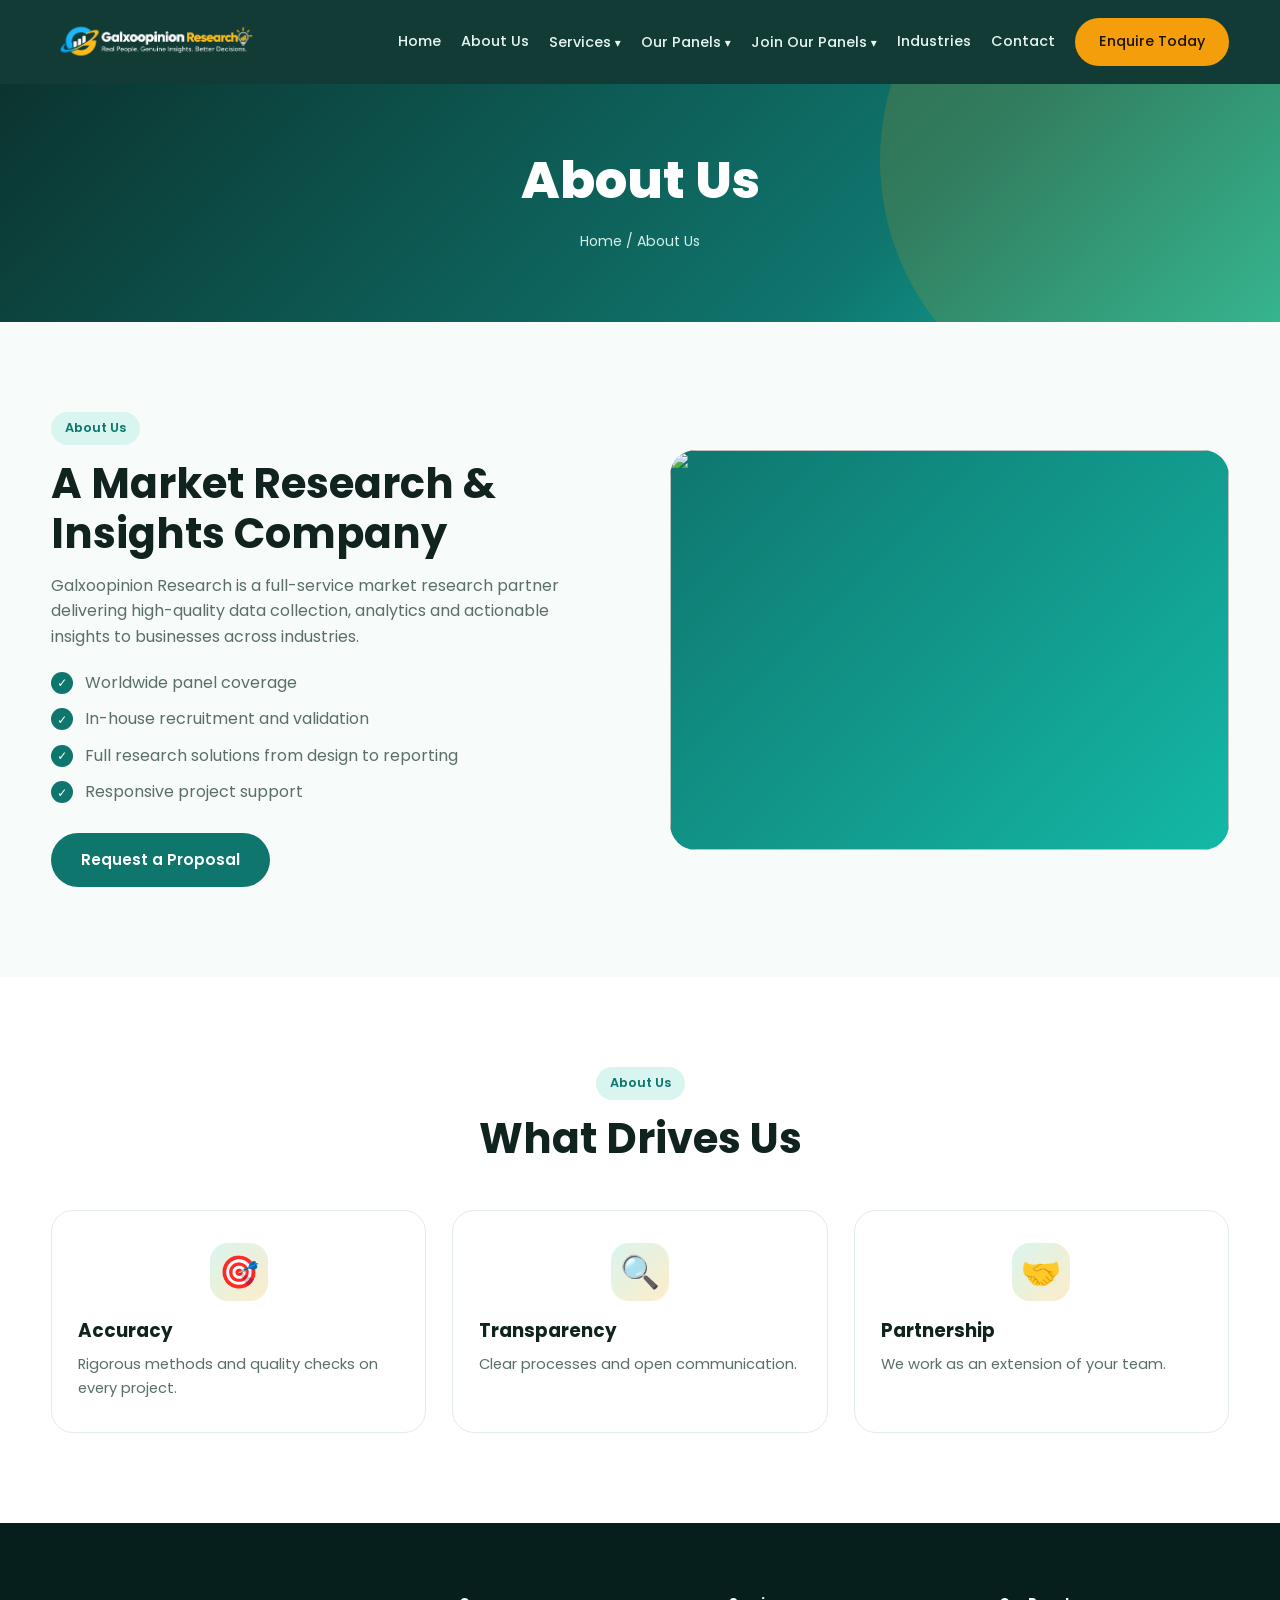
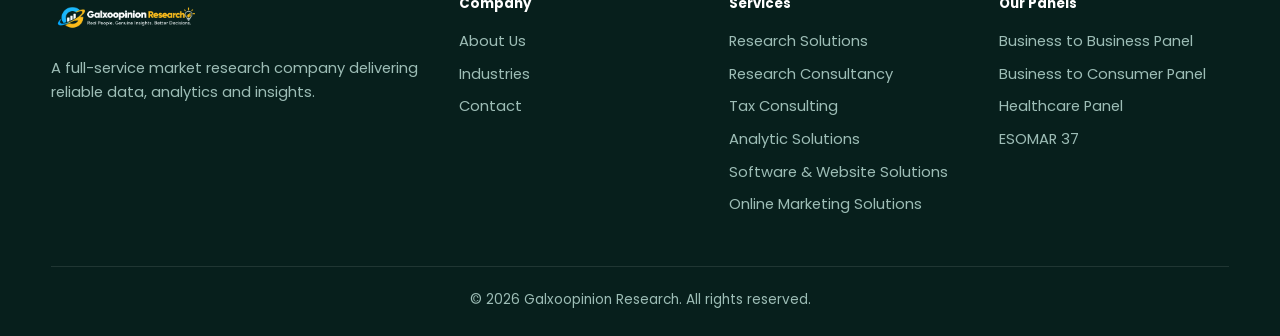
<file: about.html>
<!DOCTYPE html><html lang="en"><head><meta charset="UTF-8"><meta name="viewport" content="width=device-width, initial-scale=1"><title>About Us | Galxoopinion Research</title><meta name="description" content="Era Bureau market research: About Us."><link href="https://fonts.googleapis.com/css2?family=Poppins:wght@400;500;600;700;800&display=swap" rel="stylesheet"><link rel="stylesheet" href="style.css"></head><body data-page="about"><div id="hdr"></div><main id="pg"></main><div id="ftr"></div><script src="main.js"></script></body></html>
</file>
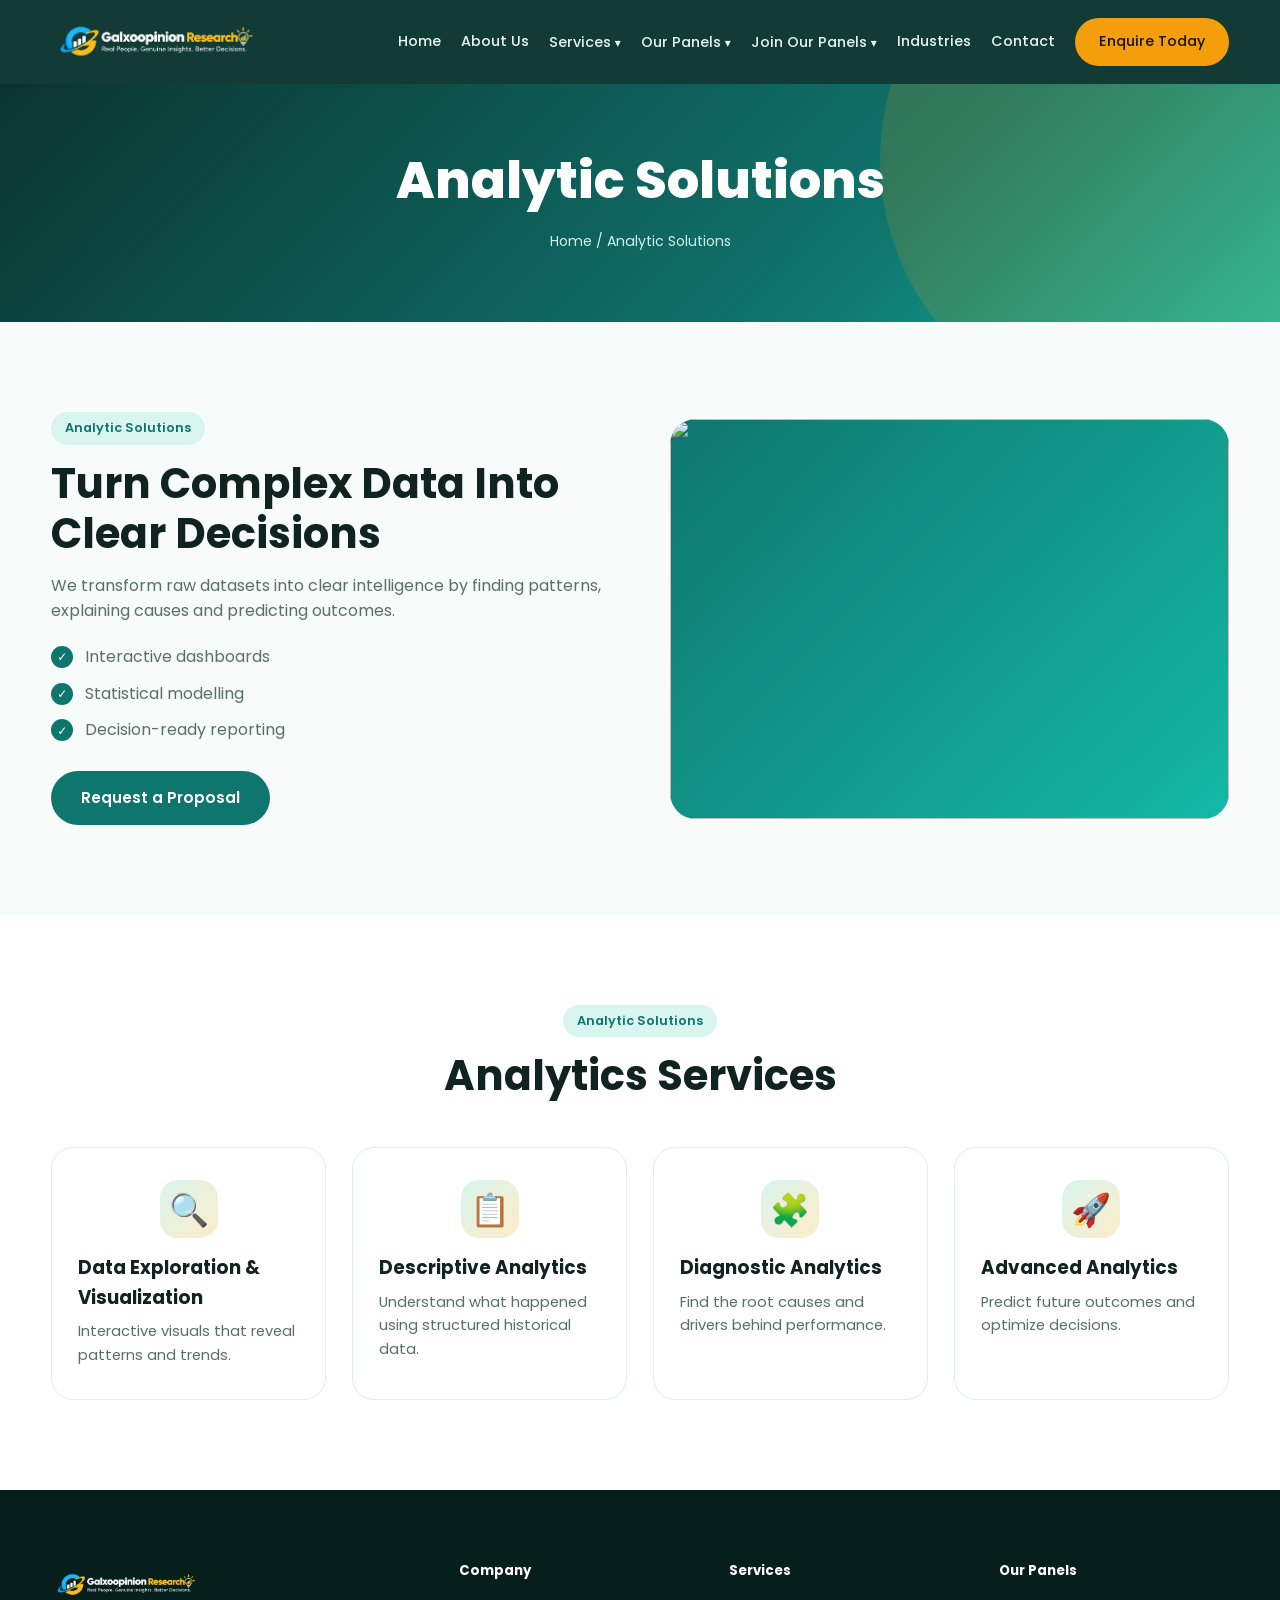
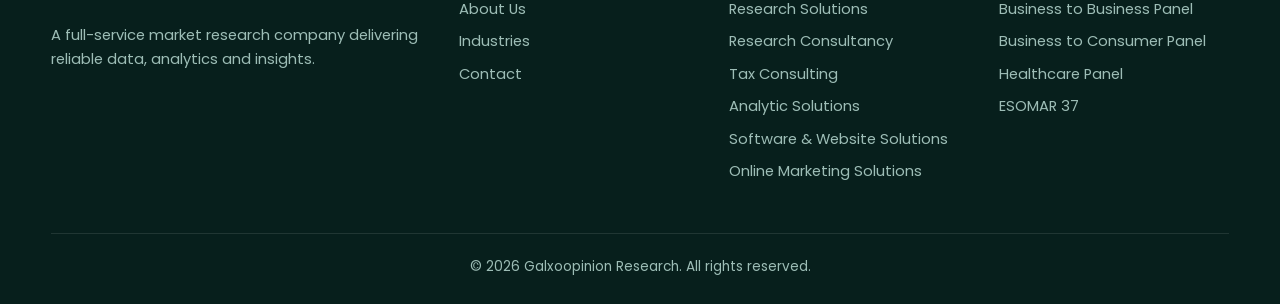
<file: analytics.html>
<!DOCTYPE html><html lang="en"><head><meta charset="UTF-8"><meta name="viewport" content="width=device-width, initial-scale=1"><title>Analytic Solutions | Galxoopinion Research</title><meta name="description" content="Era Bureau market research: Analytic Solutions."><link href="https://fonts.googleapis.com/css2?family=Poppins:wght@400;500;600;700;800&display=swap" rel="stylesheet"><link rel="stylesheet" href="style.css"></head><body data-page="analytics"><div id="hdr"></div><main id="pg"></main><div id="ftr"></div><script src="main.js"></script></body></html>
</file>
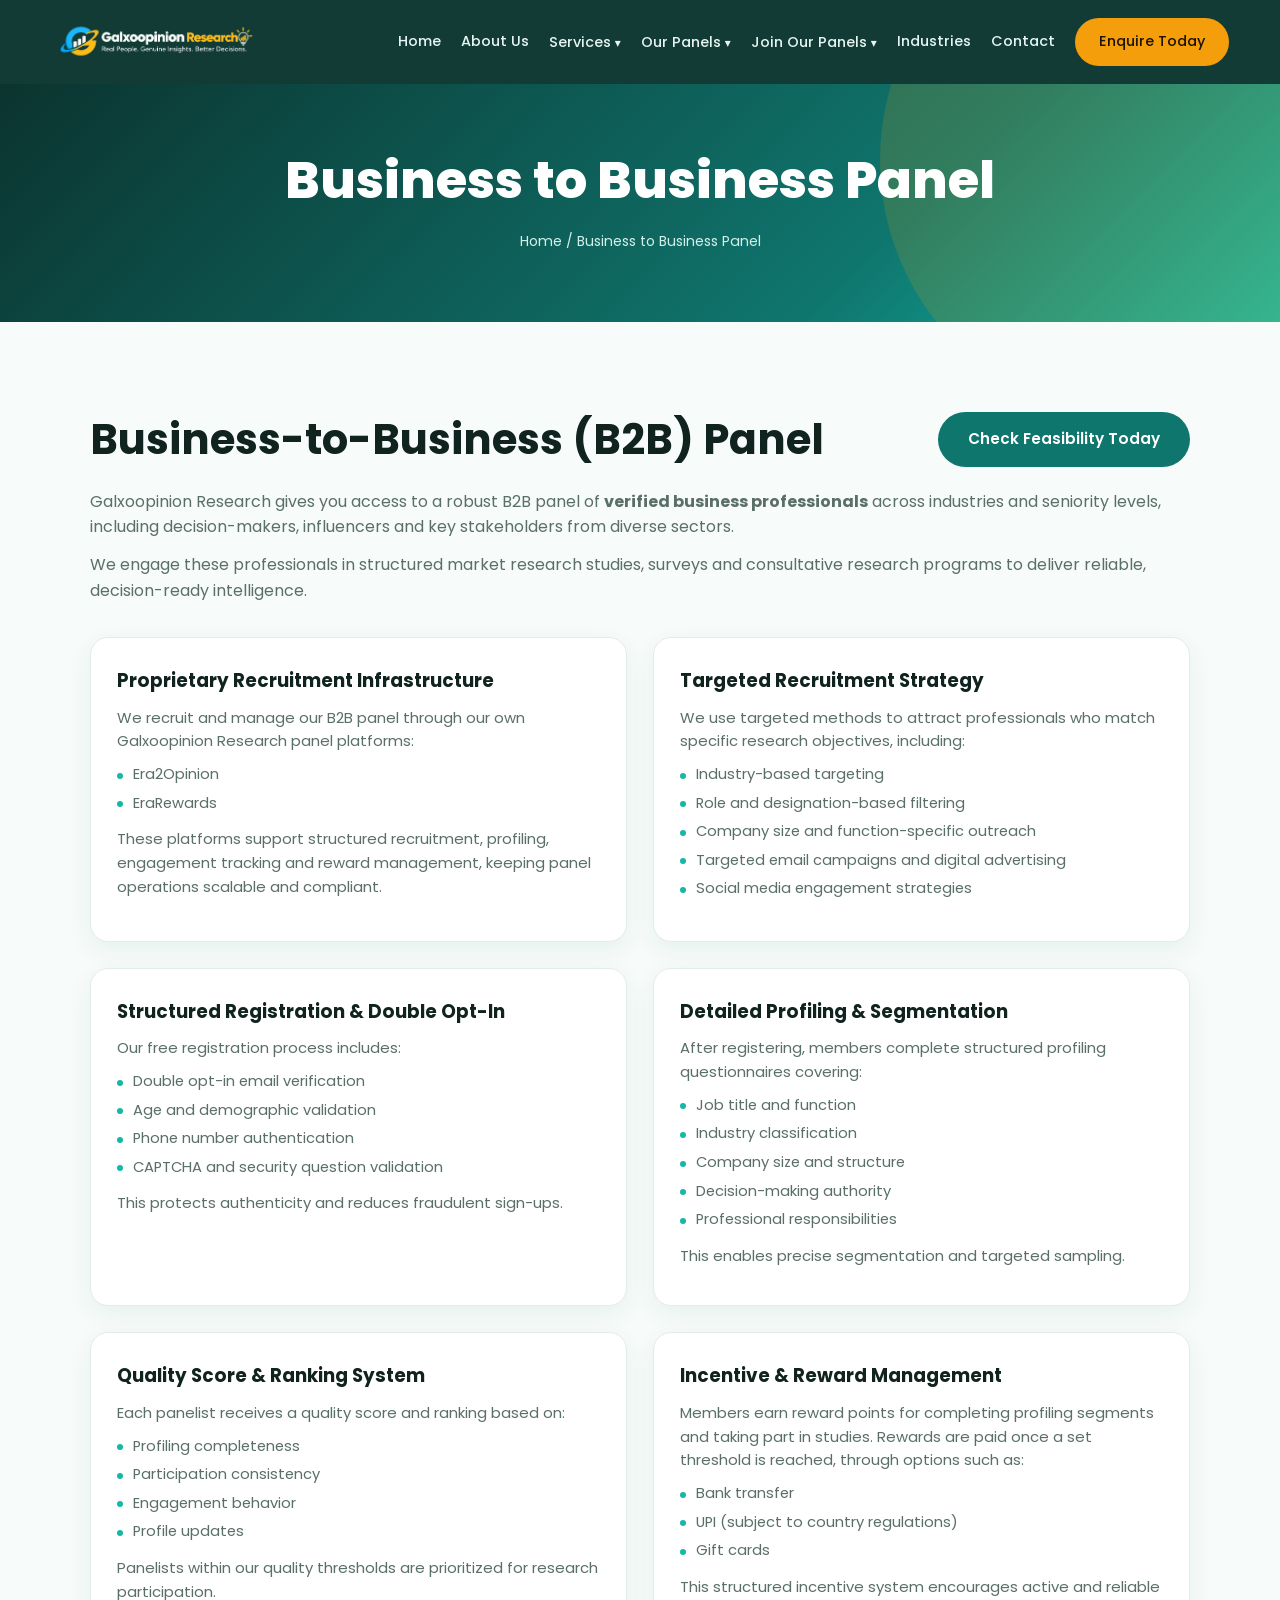
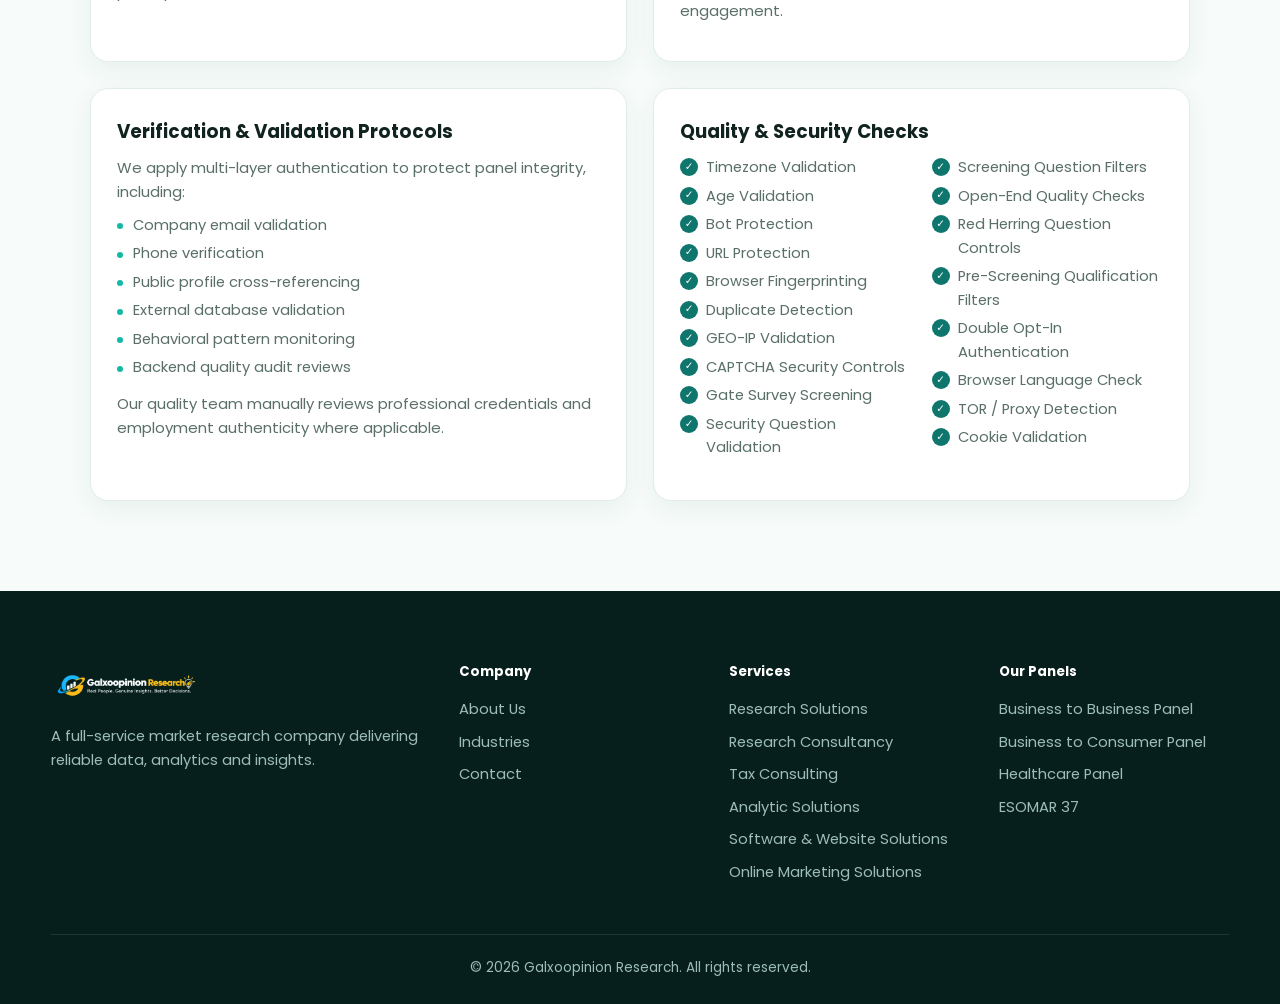
<file: b2b.html>
<!DOCTYPE html><html lang="en"><head><meta charset="UTF-8"><meta name="viewport" content="width=device-width, initial-scale=1"><title>Business to Business Panel | Galxoopinion Research</title><meta name="description" content="Era Bureau market research: Business to Business Panel."><link href="https://fonts.googleapis.com/css2?family=Poppins:wght@400;500;600;700;800&display=swap" rel="stylesheet"><link rel="stylesheet" href="style.css"></head><body data-page="b2b"><div id="hdr"></div><main id="pg"></main><div id="ftr"></div><script src="main.js"></script></body></html>
</file>
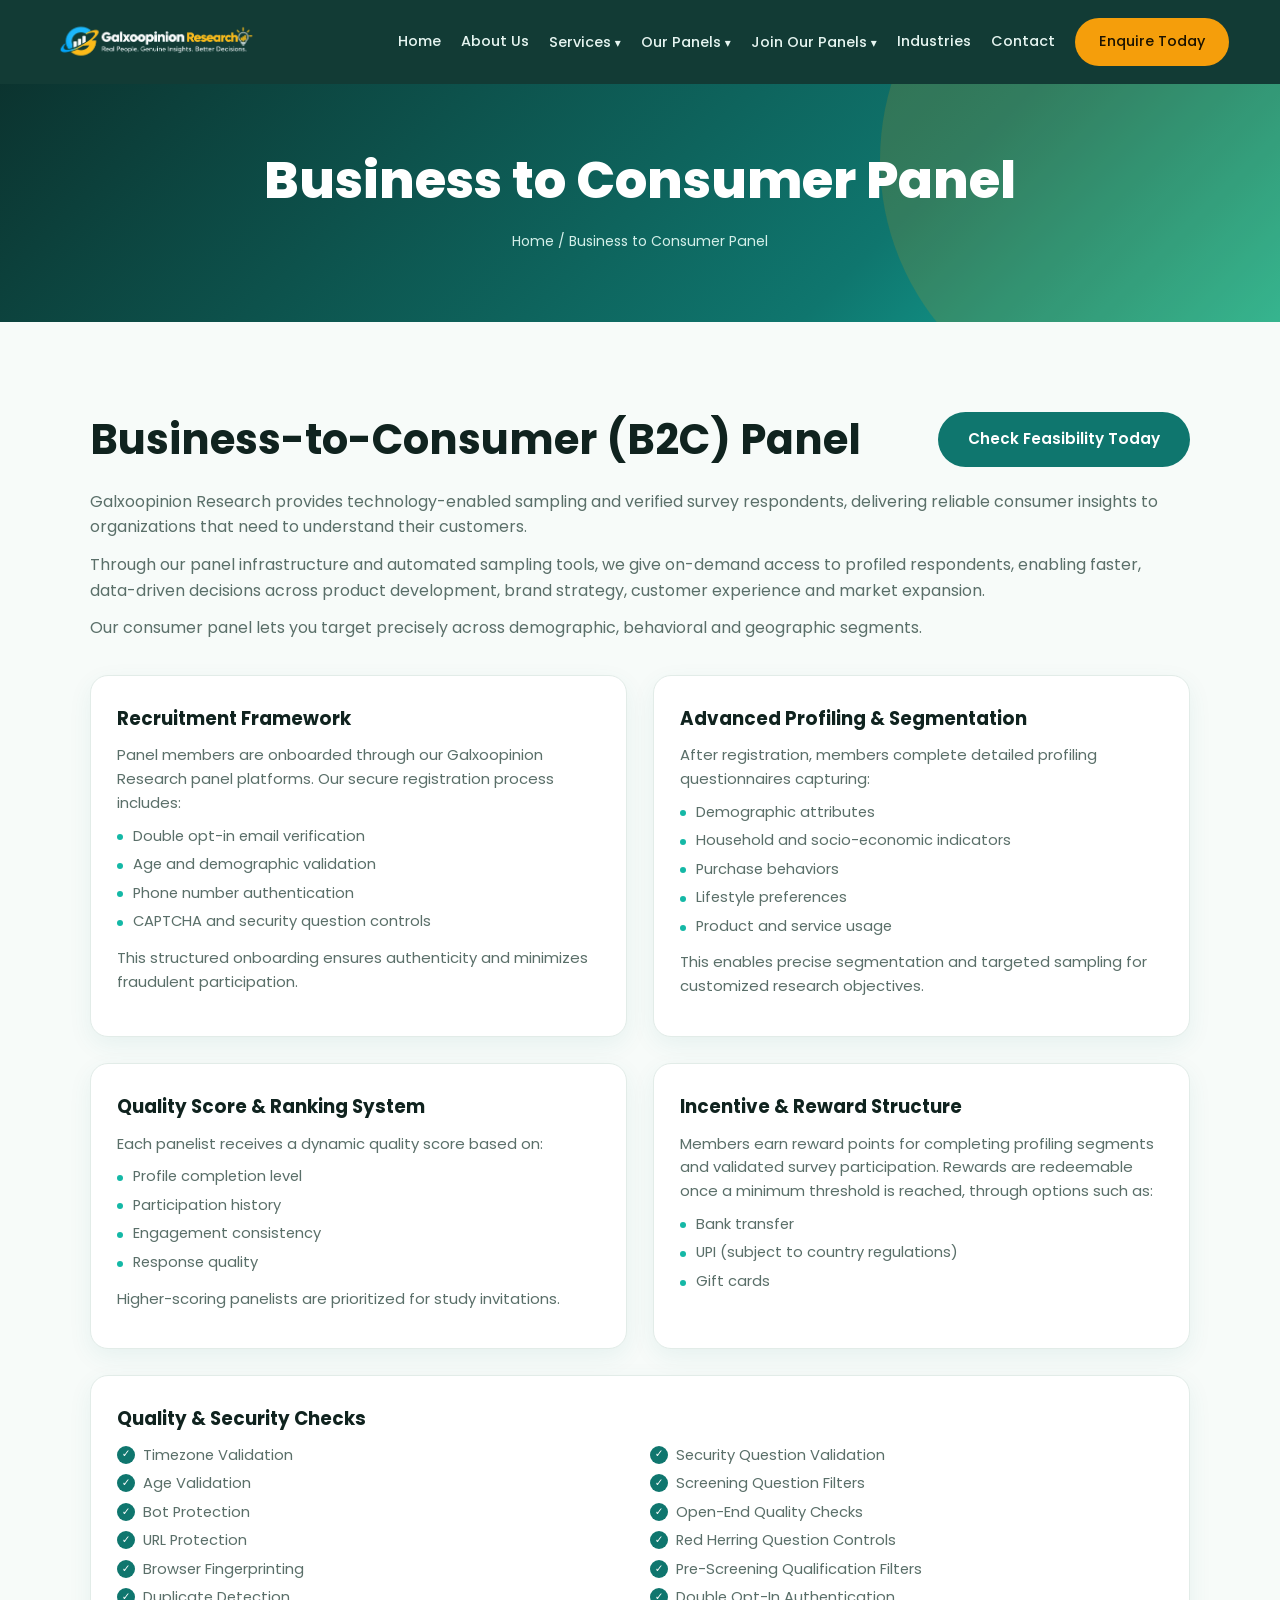
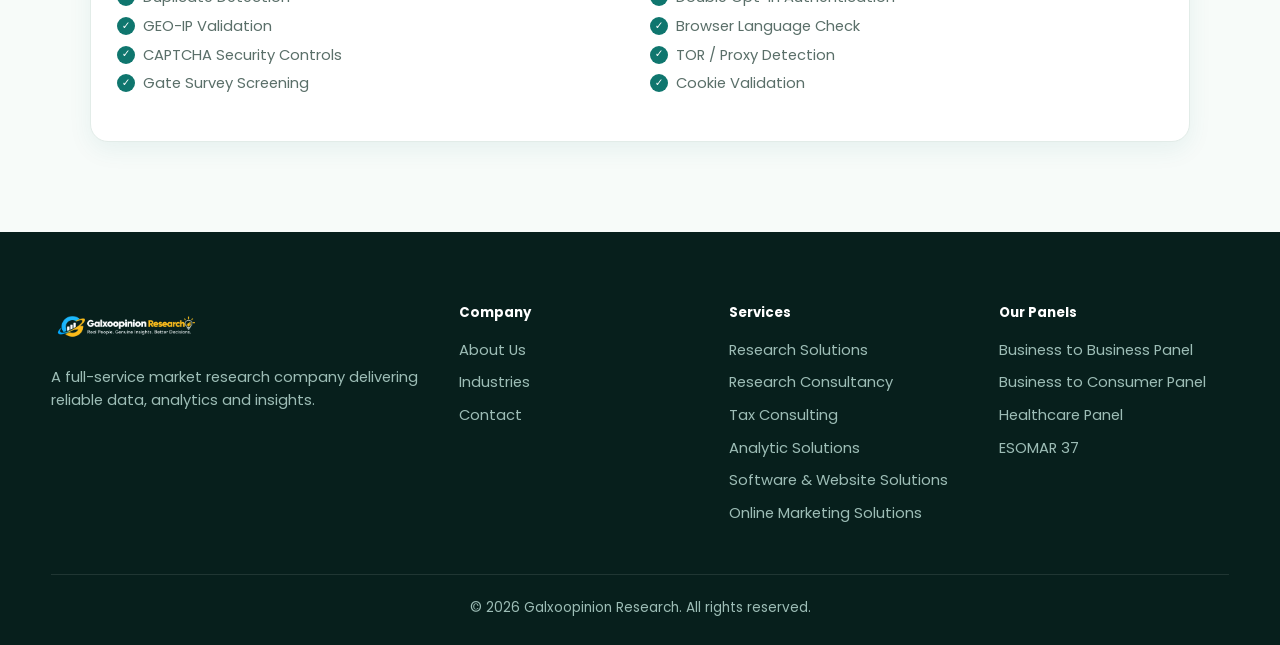
<file: b2c.html>
<!DOCTYPE html><html lang="en"><head><meta charset="UTF-8"><meta name="viewport" content="width=device-width, initial-scale=1"><title>Business to Consumer Panel | Galxoopinion Research</title><meta name="description" content="Era Bureau market research: Business to Consumer Panel."><link href="https://fonts.googleapis.com/css2?family=Poppins:wght@400;500;600;700;800&display=swap" rel="stylesheet"><link rel="stylesheet" href="style.css"></head><body data-page="b2c"><div id="hdr"></div><main id="pg"></main><div id="ftr"></div><script src="main.js"></script></body></html>
</file>
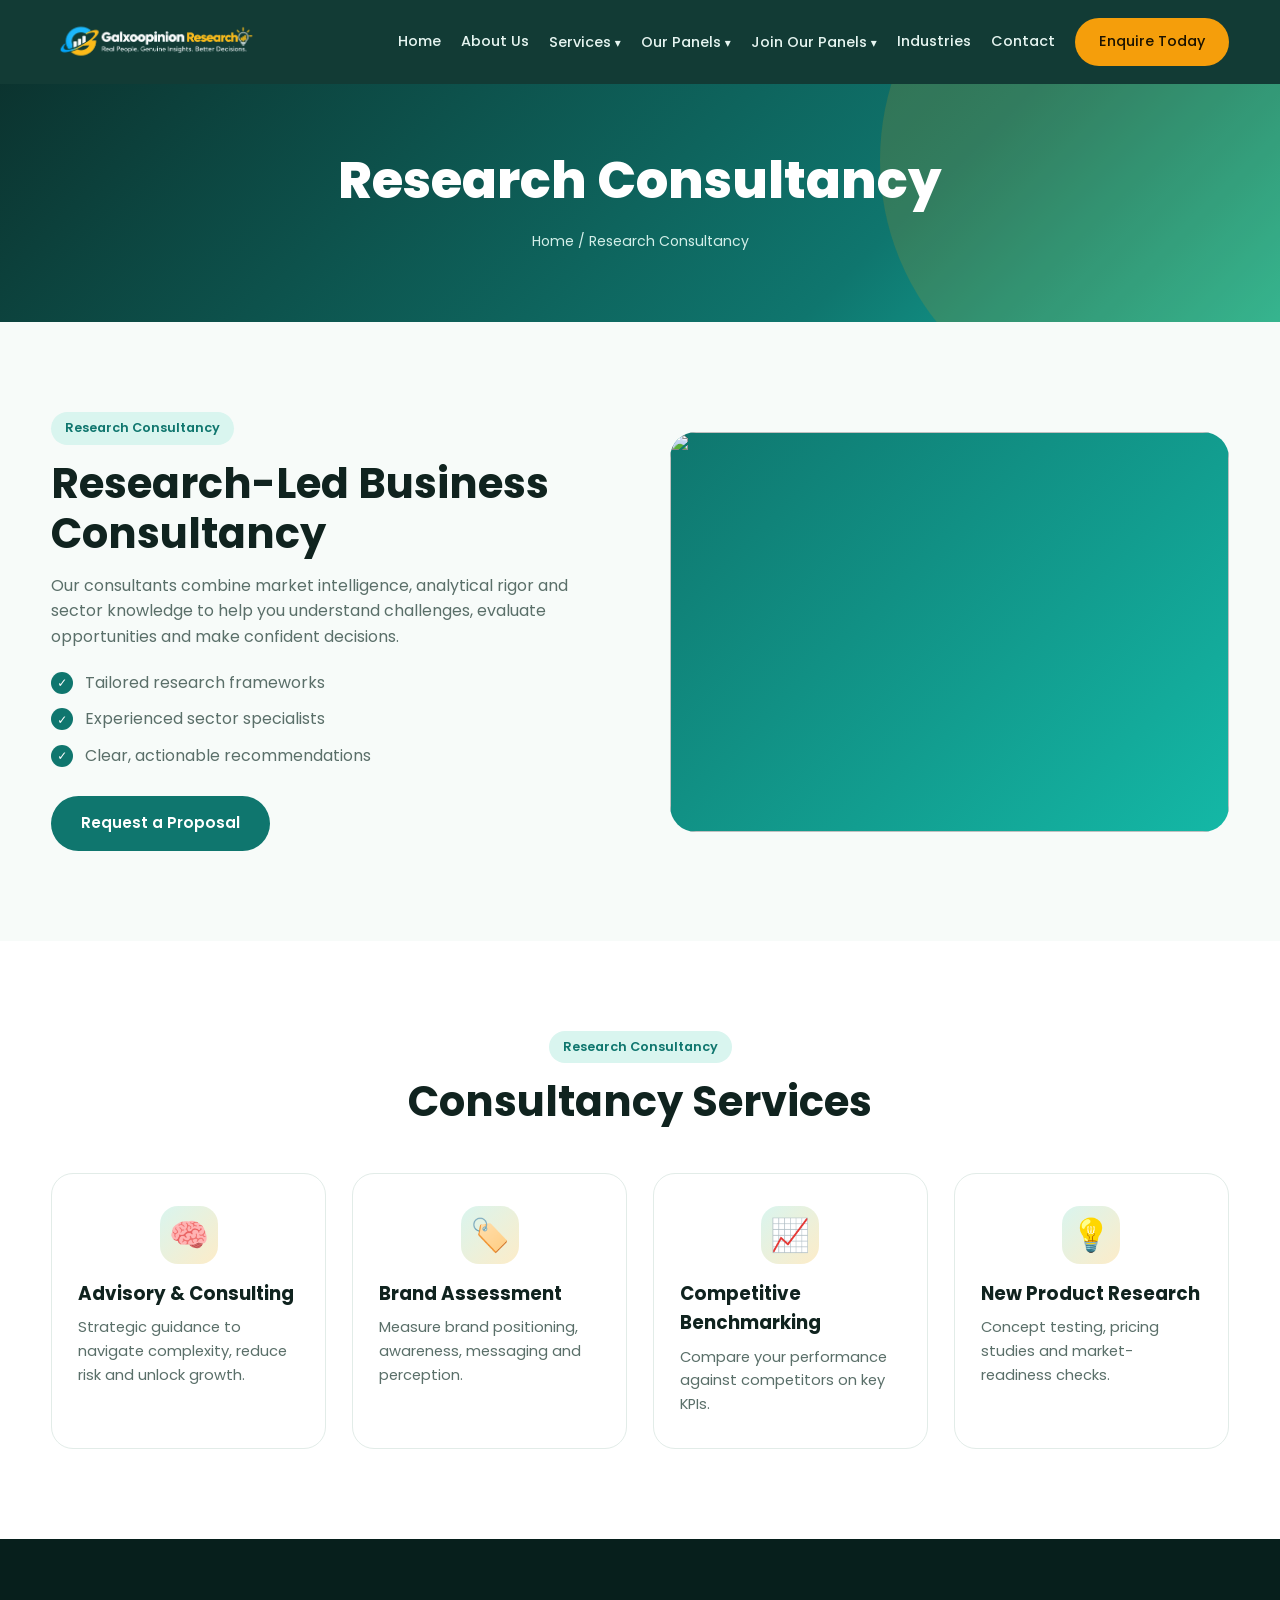
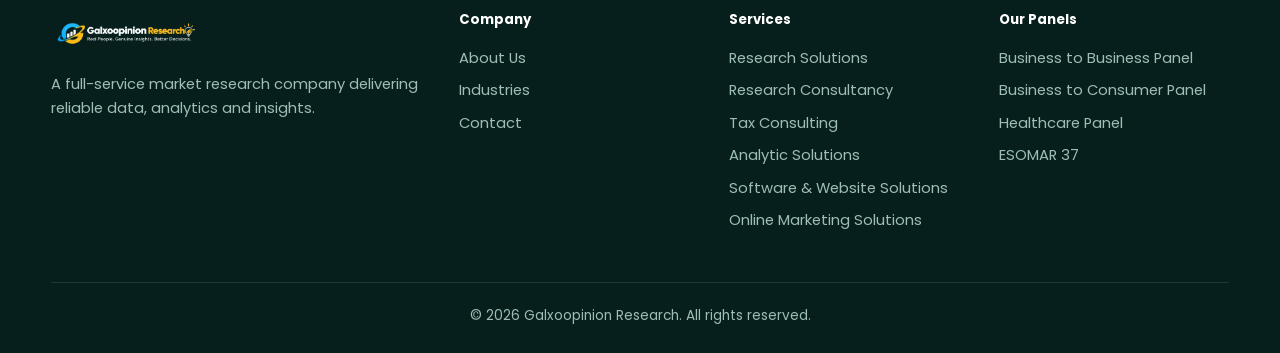
<file: consultancy.html>
<!DOCTYPE html><html lang="en"><head><meta charset="UTF-8"><meta name="viewport" content="width=device-width, initial-scale=1"><title>Research Consultancy | Galxoopinion Research</title><meta name="description" content="Era Bureau market research: Research Consultancy."><link href="https://fonts.googleapis.com/css2?family=Poppins:wght@400;500;600;700;800&display=swap" rel="stylesheet"><link rel="stylesheet" href="style.css"></head><body data-page="consultancy"><div id="hdr"></div><main id="pg"></main><div id="ftr"></div><script src="main.js"></script></body></html>
</file>
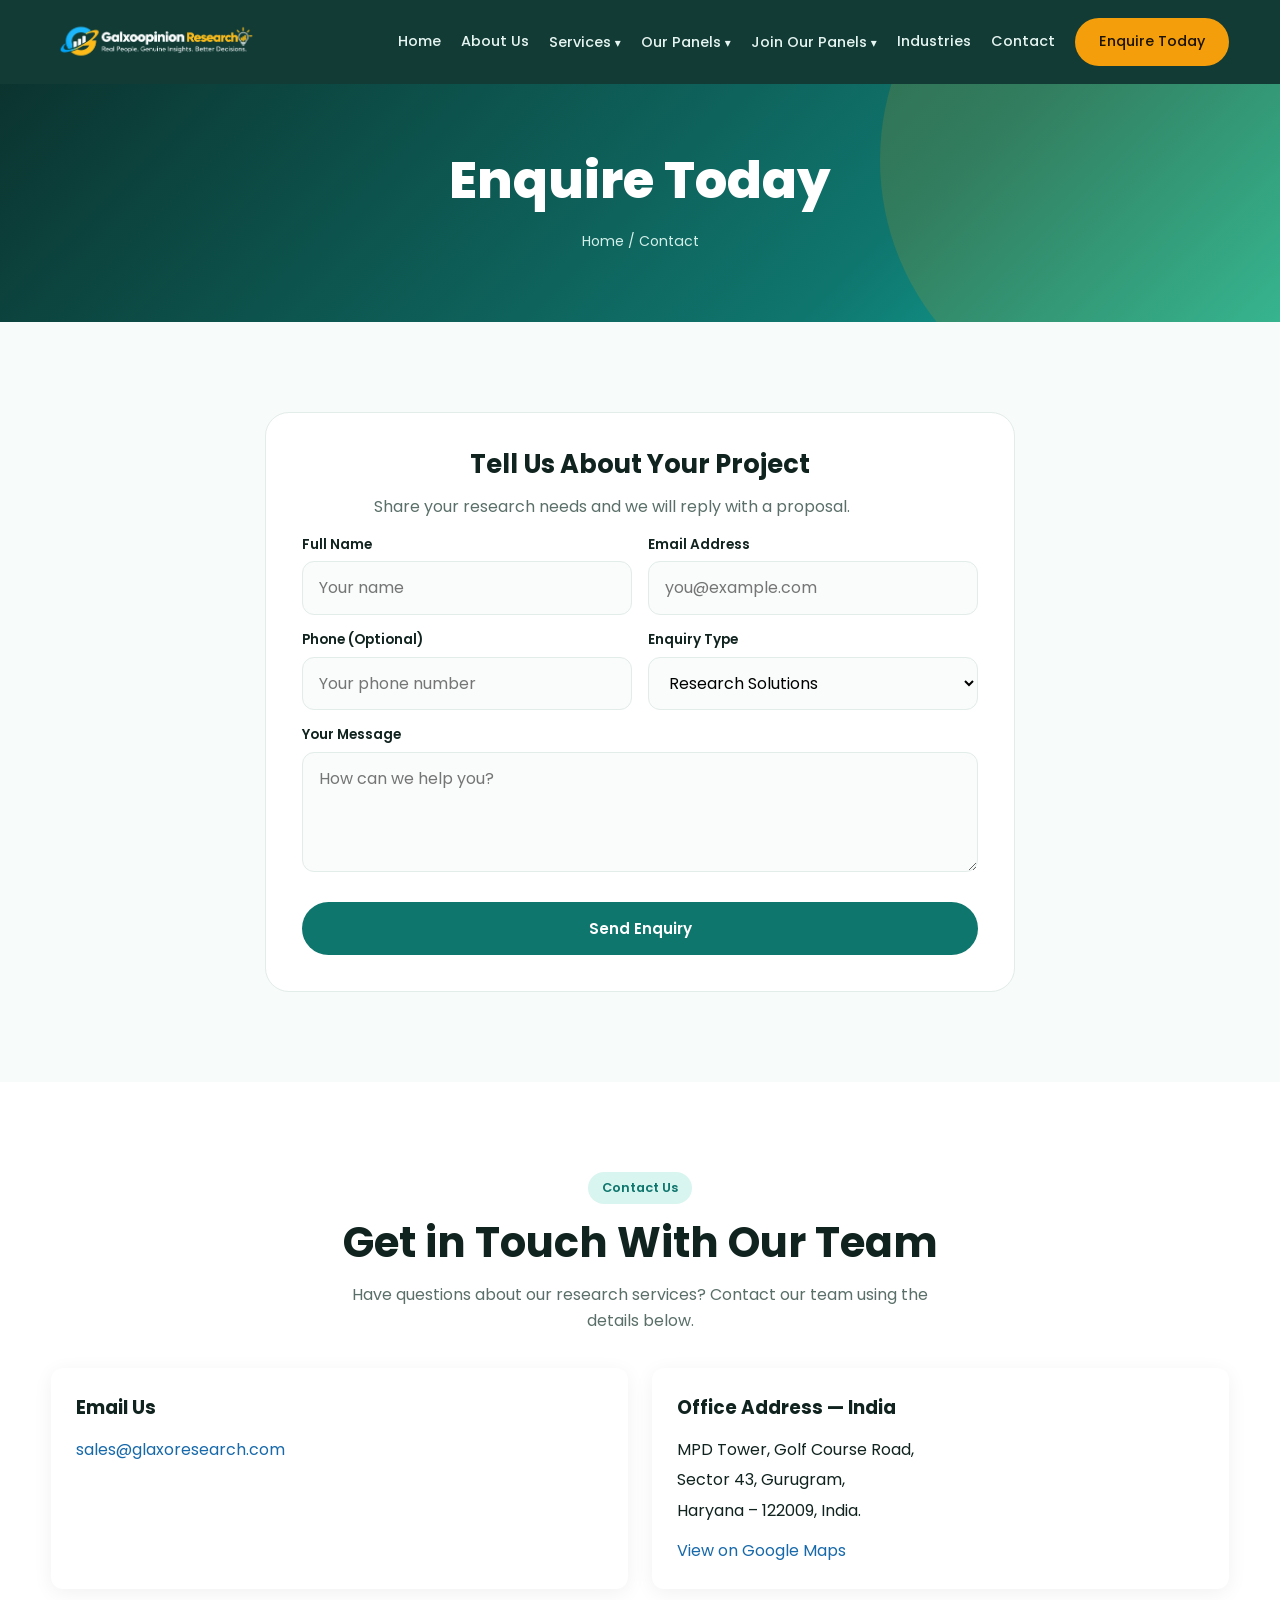
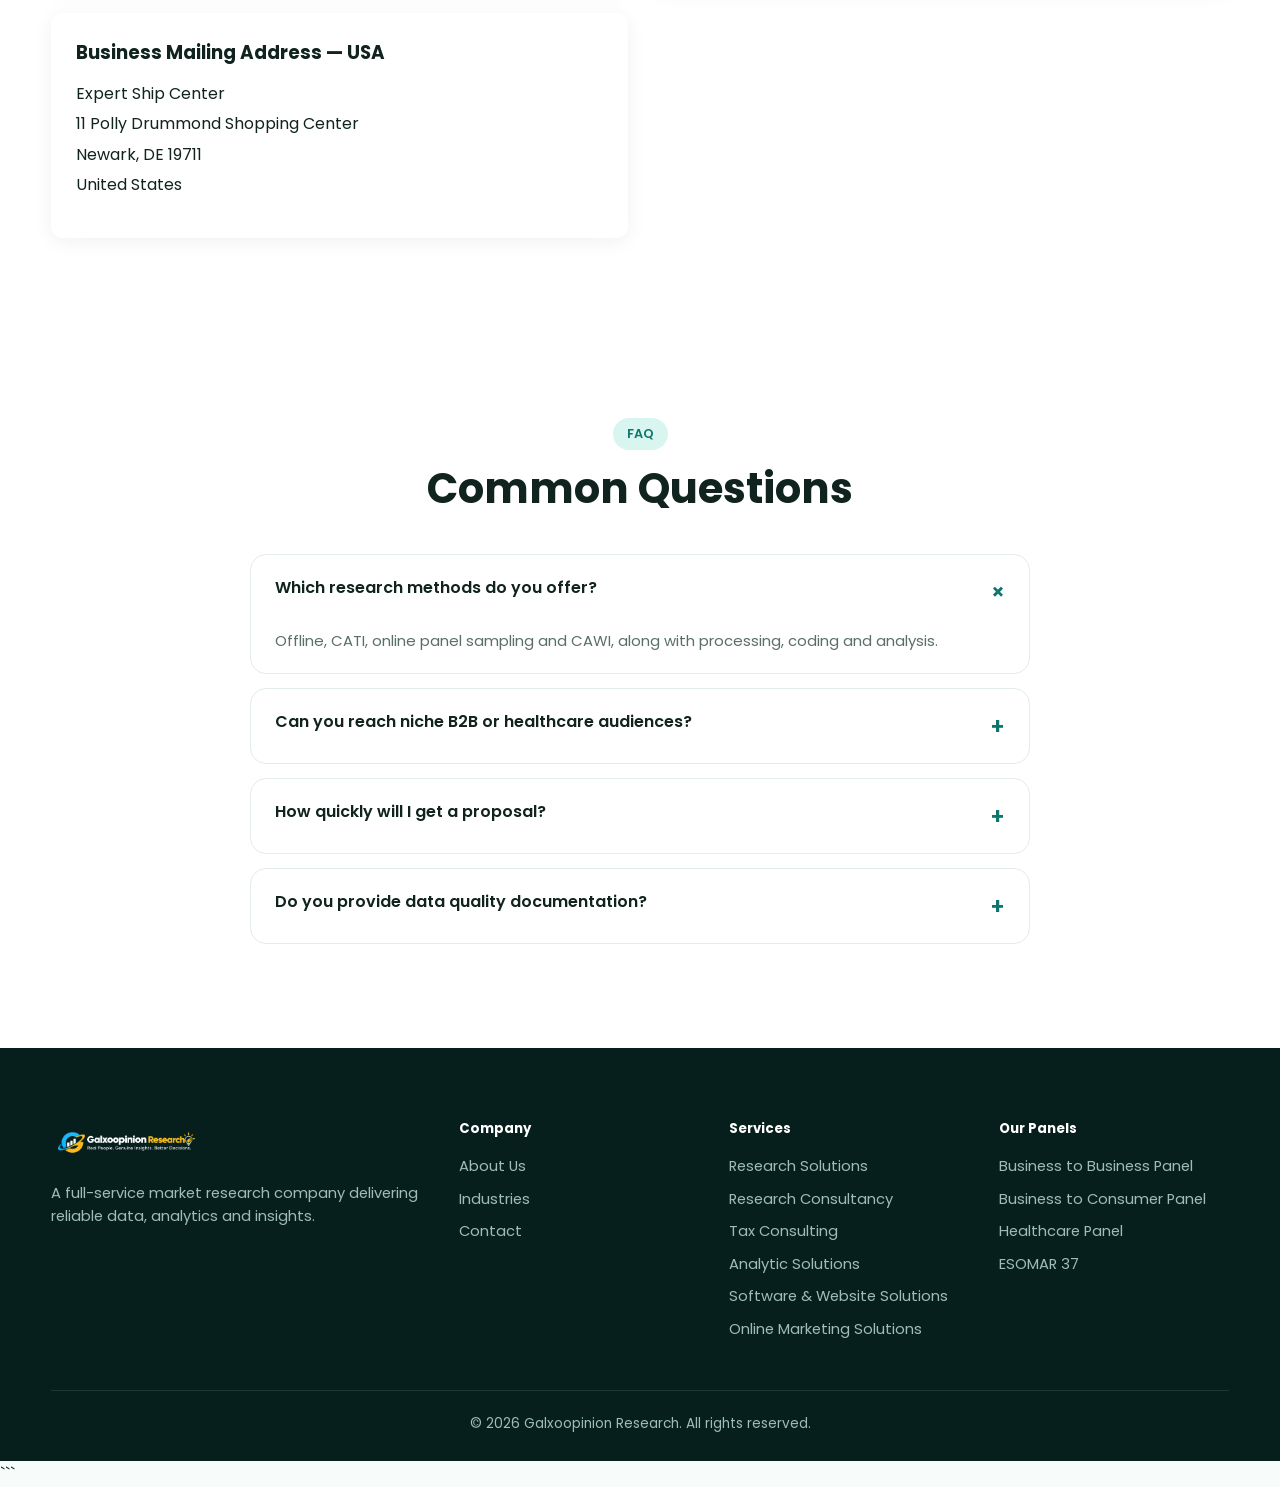
<file: contact.html>
<!DOCTYPE html>
<html lang="en">
<head>
    <meta charset="UTF-8">
    <meta name="viewport" content="width=device-width, initial-scale=1">

    <title>Enquire Today | Glaxo Research</title>

    <meta name="description" content="Contact Glaxo Research for market research, consultancy, analytics, software and panel enquiries.">

    <link href="https://fonts.googleapis.com/css2?family=Poppins:wght@400;500;600;700;800&display=swap" rel="stylesheet">
    <link rel="stylesheet" href="style.css">
</head>
<!-- ddd -->
<body data-page="contact">

    <!-- Header -->
    <div id="hdr"></div>

    <!-- Page Banner -->
    <section class="banner">
        <div class="wrap">
            <h1>Enquire Today</h1>
            <p class="crumb">
                <a href="index.html">Home</a> / Contact
            </p>
        </div>
    </section>

    <!-- Contact Form -->
    <section>
        <div class="wrap" style="display:flex;justify-content:center">

            <form class="form" id="cf" style="width:100%;max-width:750px">

                <h2 style="font-size:1.6rem;text-align:center">
                    Tell Us About Your Project
                </h2>

                <p class="sub" style="text-align:center">
                    Share your research needs and we will reply with a proposal.
                </p>

                <div class="row">
                    <div>
                        <label for="name">Full Name</label>
                        <input
                            id="name"
                            name="name"
                            type="text"
                            required
                            placeholder="Your name">
                    </div>

                    <div>
                        <label for="email">Email Address</label>
                        <input
                            id="email"
                            name="email"
                            type="email"
                            required
                            placeholder="you@example.com">
                    </div>
                </div>

                <div class="row">
                    <div>
                        <label for="phone">Phone (Optional)</label>
                        <input
                            id="phone"
                            name="phone"
                            type="tel"
                            placeholder="Your phone number">
                    </div>

                    <div>
                        <label for="subject">Enquiry Type</label>
                        <select id="subject" name="subject">
                            <option>Research Solutions</option>
                            <option>Research Consultancy</option>
                            <option>Tax Consulting</option>
                            <option>Analytic Solutions</option>
                            <option>Software &amp; Website Solutions</option>
                            <option>Online Marketing Solutions</option>
                            <option>Panel Partnership</option>
                            <option>Other</option>
                        </select>
                    </div>
                </div>

                <label for="message">Your Message</label>
                <textarea
                    id="message"
                    name="message"
                    required
                    placeholder="How can we help you?"></textarea>

                <button type="submit" class="btn btn-g">
                    Send Enquiry
                </button>

            </form>
        </div>
    </section>

    <!-- Contact Information -->
    <section class="alt">
        <div class="wrap center">

            <span class="tag">Contact Us</span>
            <h2>Get in Touch With Our Team</h2>

            <p class="sub">
                Have questions about our research services?
                Contact our team using the details below.
            </p>

            <div class="contact-grid">

              

                <!-- Email -->
                <div class="contact-card">
                    <h3>Email Us</h3>
                    <p>
                        <a href="mailto:sales@glaxoresearch.com">
                            sales@glaxoresearch.com
                        </a>
                    </p>
                </div>

                <!-- India Office -->
                <div class="contact-card">
                    <h3>Office Address — India</h3>
                    <p>
                        MPD Tower, Golf Course Road,<br>
                        Sector 43, Gurugram,<br>
                        Haryana – 122009, India.
                    </p>
                    <a
                        href="https://www.google.com/maps/search/?api=1&query=MPD+Tower+Golf+Course+Road+Sector+43+Gurugram+Haryana+122009+India"
                        target="_blank"
                        rel="noopener noreferrer">
                        View on Google Maps
                    </a>
                </div>

                <!-- US Mailing Address -->
                <div class="contact-card">
                    <h3>Business Mailing Address — USA</h3>
                    <p>
                        Expert Ship Center<br>
                        11 Polly Drummond Shopping Center<br>
                        Newark, DE 19711<br>
                        United States
                    </p>
                    <!-- hhs -->
                </div>

            </div>
        </div>
    </section>

    <!-- FAQ -->
    <section class="alt">
        <div class="wrap center">

            <span class="tag">FAQ</span>
            <h2>Common Questions</h2>

            <div class="faq">

                <div class="q open">
                    <button type="button">
                        Which research methods do you offer?
                    </button>
                    <div>
                        Offline, CATI, online panel sampling and CAWI,
                        along with processing, coding and analysis.
                    </div>
                </div>

                <div class="q">
                    <button type="button">
                        Can you reach niche B2B or healthcare audiences?
                    </button>
                    <div>
                        Yes. Our B2B and healthcare panels support
                        targeting by industry, designation and condition.
                    </div>
                </div>

                <div class="q">
                    <button type="button">
                        How quickly will I get a proposal?
                    </button>
                    <div>
                        Send your requirements through this form and
                        our team will respond with a proposal.
                    </div>
                </div>

                <div class="q">
                    <button type="button">
                        Do you provide data quality documentation?
                    </button>
                    <div>
                        Yes. We can share our responses to the
                        ESOMAR 37 questions on request.
                    </div>
                </div>

            </div>
        </div>
    </section>

    <!-- Footer -->
    <div id="ftr"></div>

    <script src="main.js"></script>

    <!-- Contact Cards Styling -->
    <style>
        .contact-grid {
            display: grid;
            grid-template-columns: repeat(2, minmax(0, 1fr));
            gap: 24px;
            margin-top: 35px;
            text-align: left;
        }

        .contact-card {
            padding: 25px;
            background: #ffffff;
            border-radius: 12px;
            box-shadow: 0 4px 20px rgba(0, 0, 0, 0.06);
            overflow-wrap: anywhere;
        }

        .contact-card h3 {
            margin-top: 0;
            margin-bottom: 12px;
            font-size: 1.15rem;
        }

        .contact-card p {
            line-height: 1.9;
            margin-bottom: 12px;
        }

        .contact-card a {
            color: #1769aa;
            text-decoration: none;
        }

        .contact-card a:hover {
            text-decoration: underline;
        }

        @media (max-width: 600px) {
            .contact-grid {
                grid-template-columns: 1fr;
                gap: 18px;
            }

            .contact-card {
                padding: 20px;
            }
        }
    </style>

</body>
</html>
```
</file>
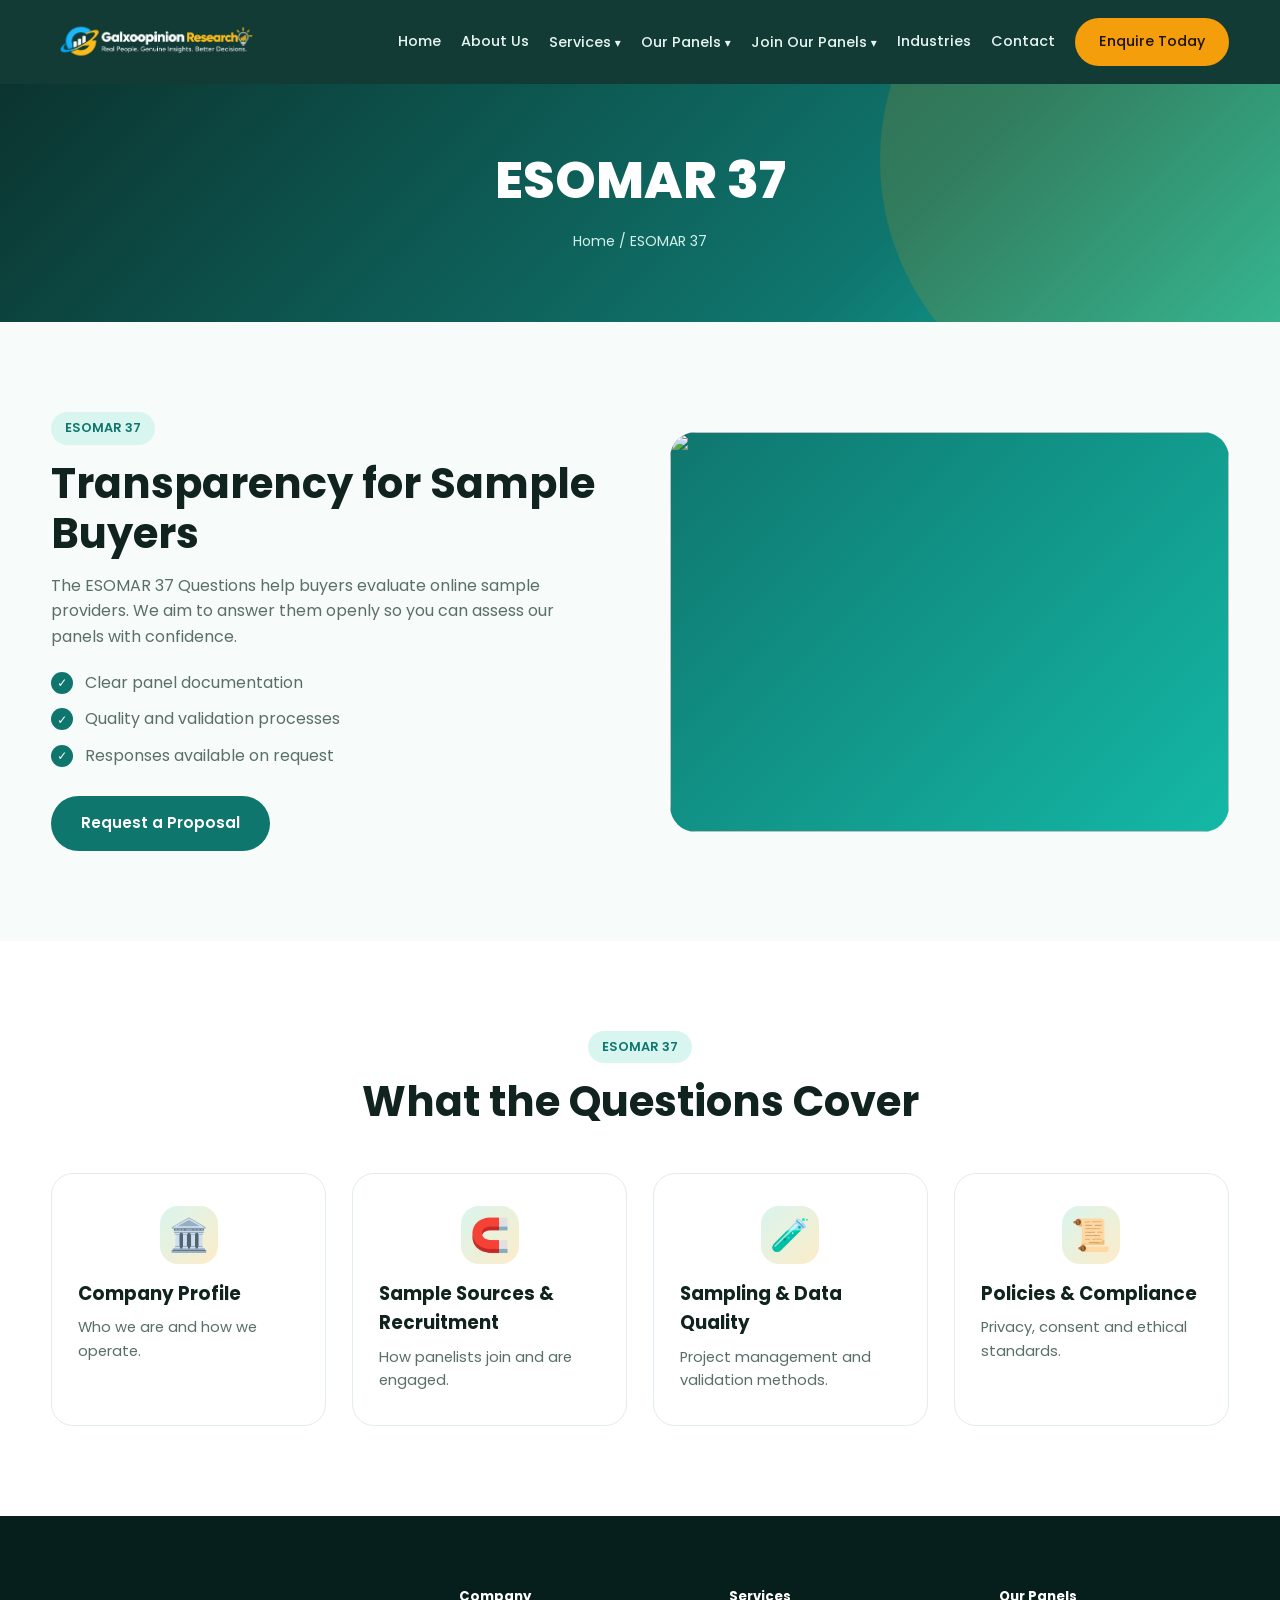
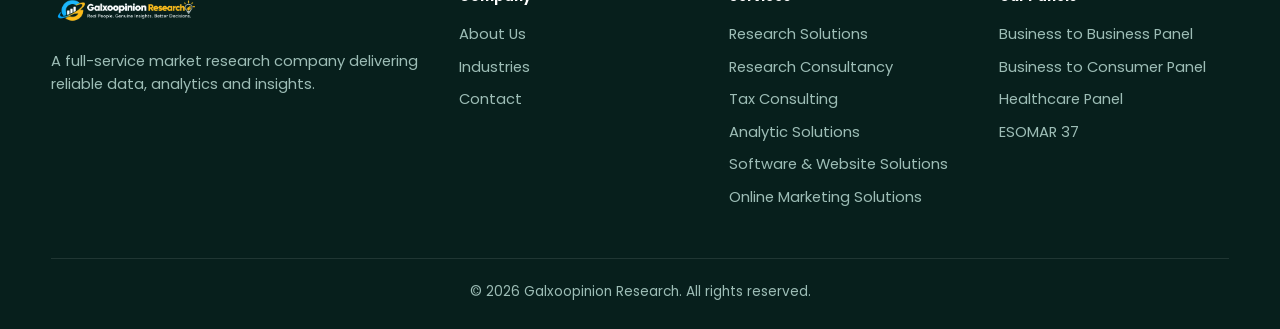
<file: esomar-37.html>
<!DOCTYPE html><html lang="en"><head><meta charset="UTF-8"><meta name="viewport" content="width=device-width, initial-scale=1"><title>ESOMAR 37 | Era Bureau</title><meta name="description" content="Era Bureau market research: ESOMAR 37."><link href="https://fonts.googleapis.com/css2?family=Poppins:wght@400;500;600;700;800&display=swap" rel="stylesheet"><link rel="stylesheet" href="style.css"></head><body data-page="esomar-37"><div id="hdr"></div><main id="pg"></main><div id="ftr"></div><script src="main.js"></script></body></html>
</file>
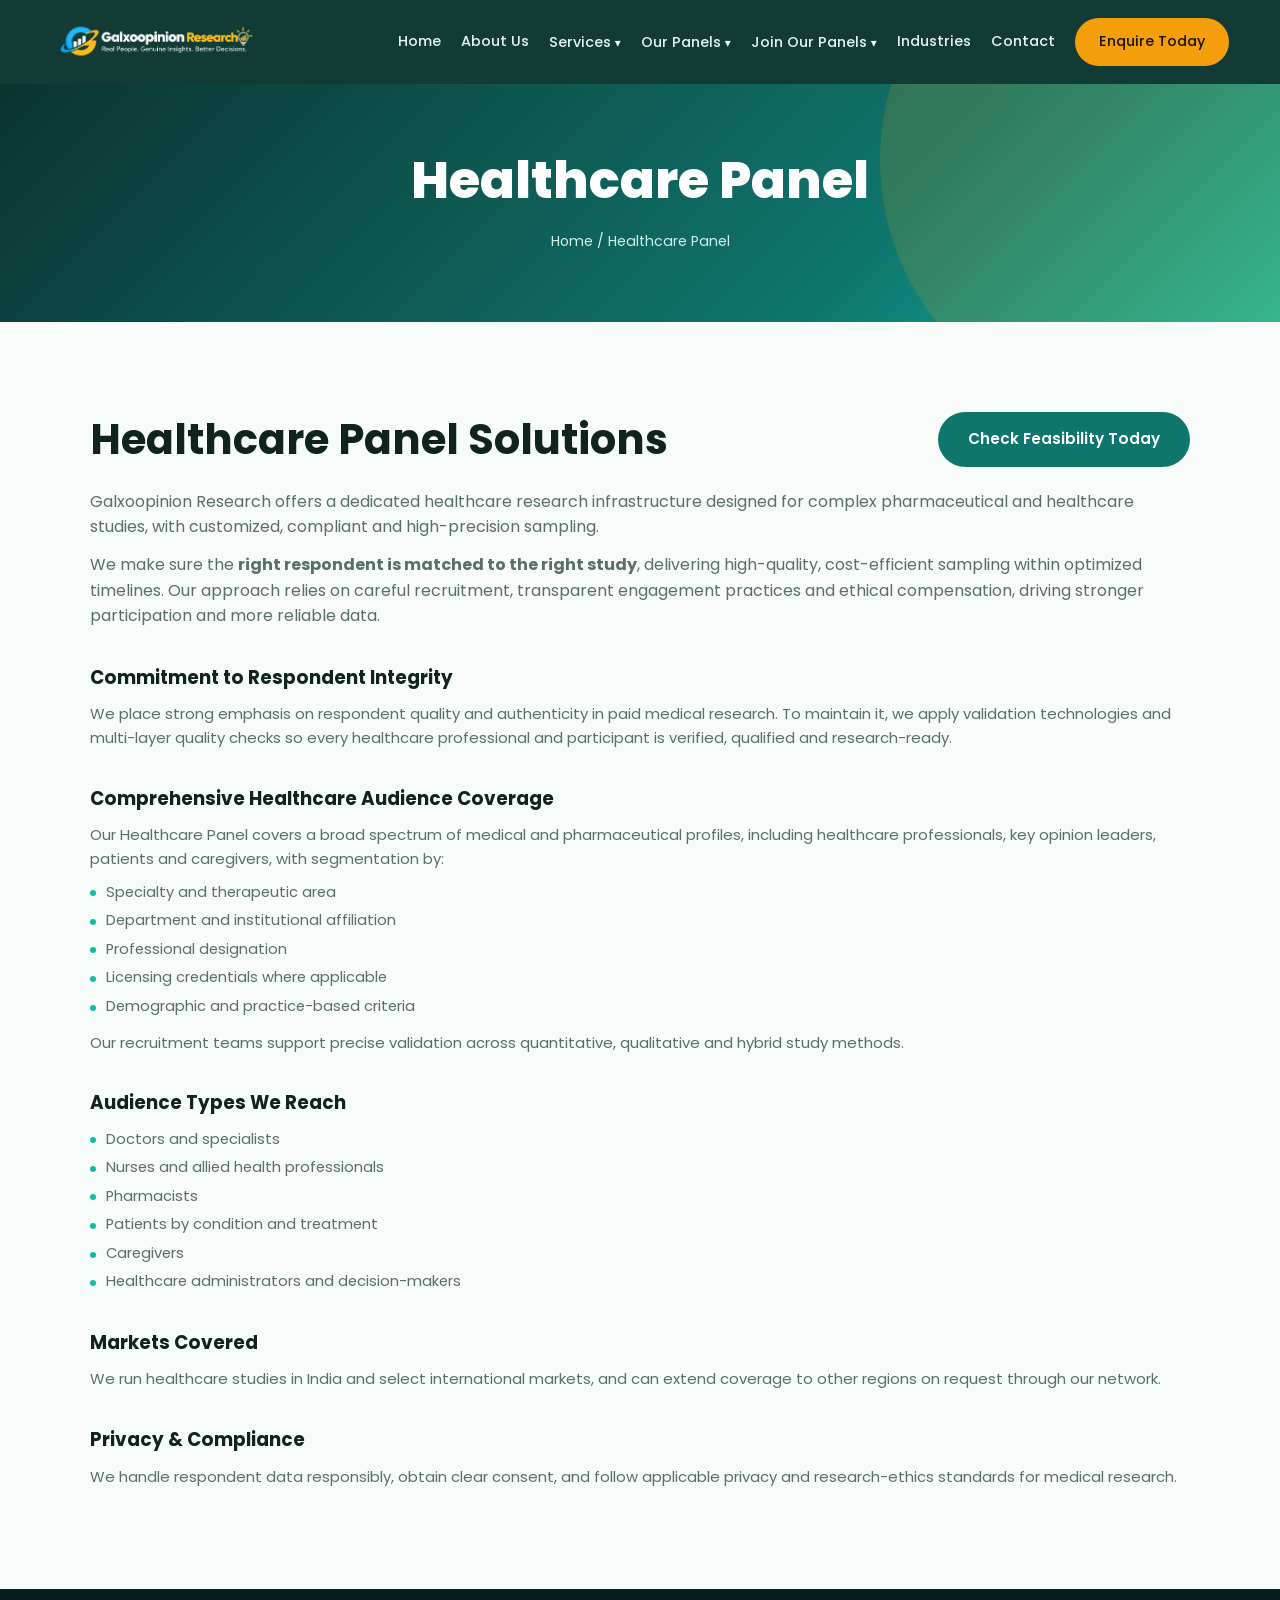
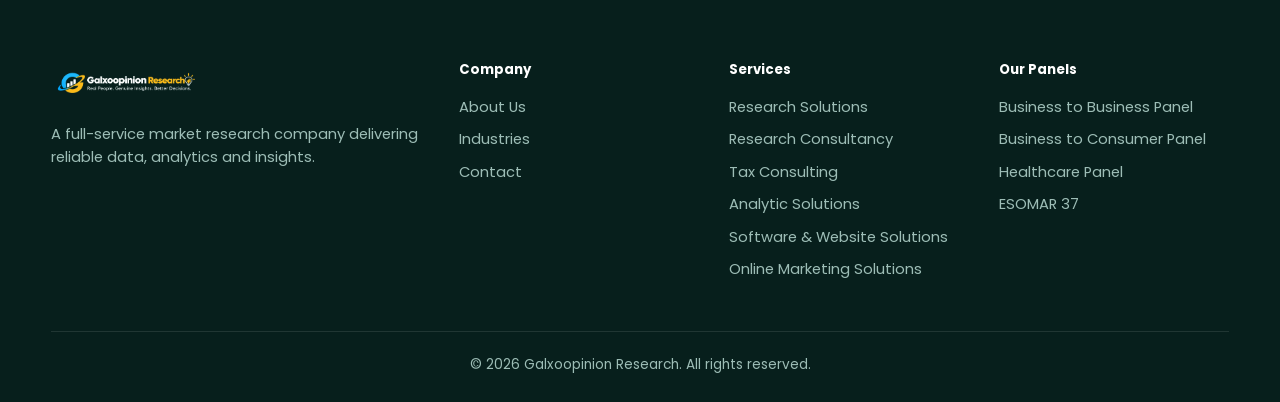
<file: healthcare.html>
<!DOCTYPE html><html lang="en"><head><meta charset="UTF-8"><meta name="viewport" content="width=device-width, initial-scale=1"><title>Healthcare Panel | Era Bureau</title><meta name="description" content="Era Bureau market research: Healthcare Panel."><link href="https://fonts.googleapis.com/css2?family=Poppins:wght@400;500;600;700;800&display=swap" rel="stylesheet"><link rel="stylesheet" href="style.css"></head><body data-page="healthcare"><div id="hdr"></div><main id="pg"></main><div id="ftr"></div><script src="main.js"></script></body></html>
</file>
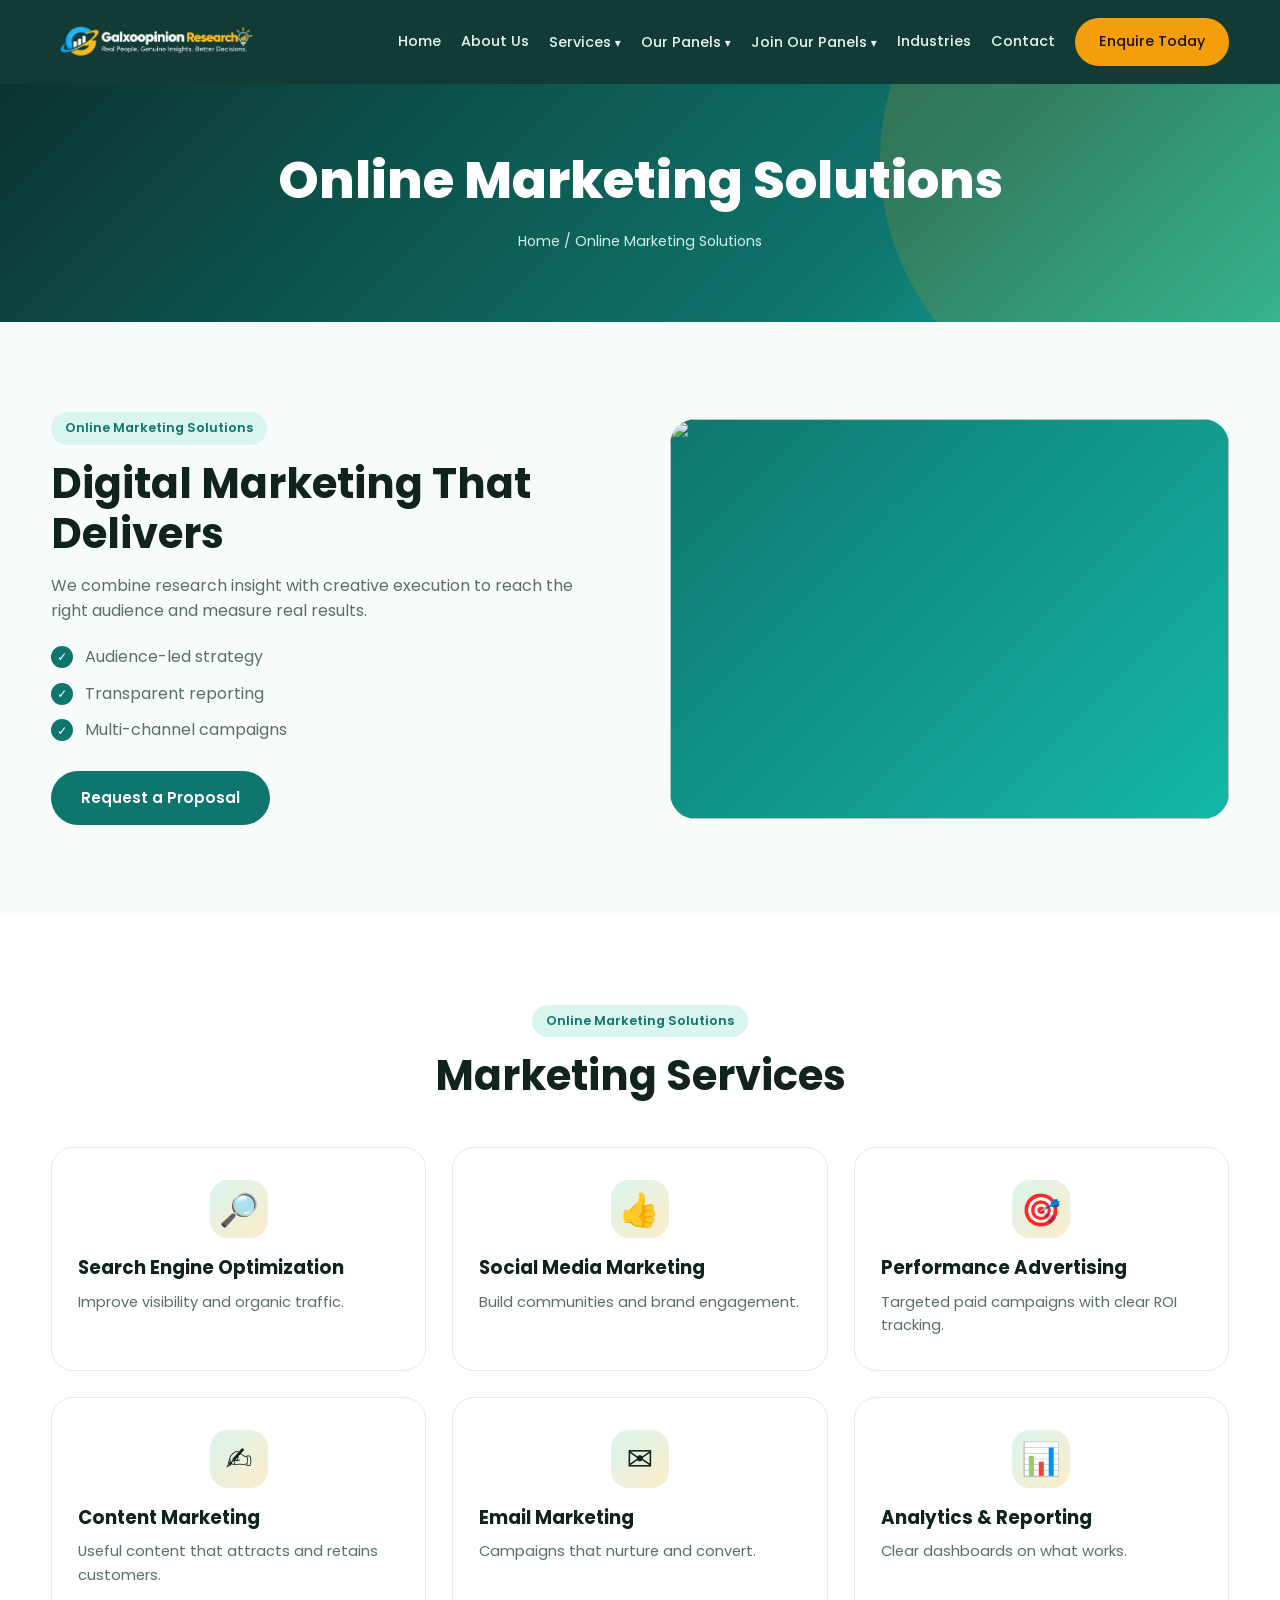
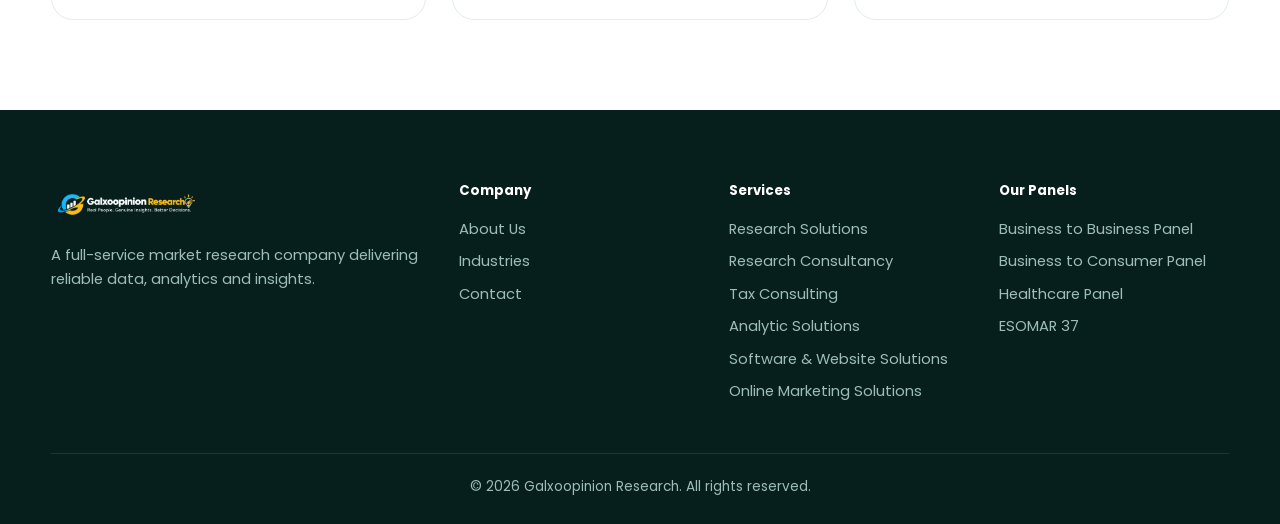
<file: marketing.html>
<!DOCTYPE html><html lang="en"><head><meta charset="UTF-8"><meta name="viewport" content="width=device-width, initial-scale=1"><title>Online Marketing Solutions | Era Bureau</title><meta name="description" content="Era Bureau market research: Online Marketing Solutions."><link href="https://fonts.googleapis.com/css2?family=Poppins:wght@400;500;600;700;800&display=swap" rel="stylesheet"><link rel="stylesheet" href="style.css"></head><body data-page="marketing"><div id="hdr"></div><main id="pg"></main><div id="ftr"></div><script src="main.js"></script></body></html>
</file>
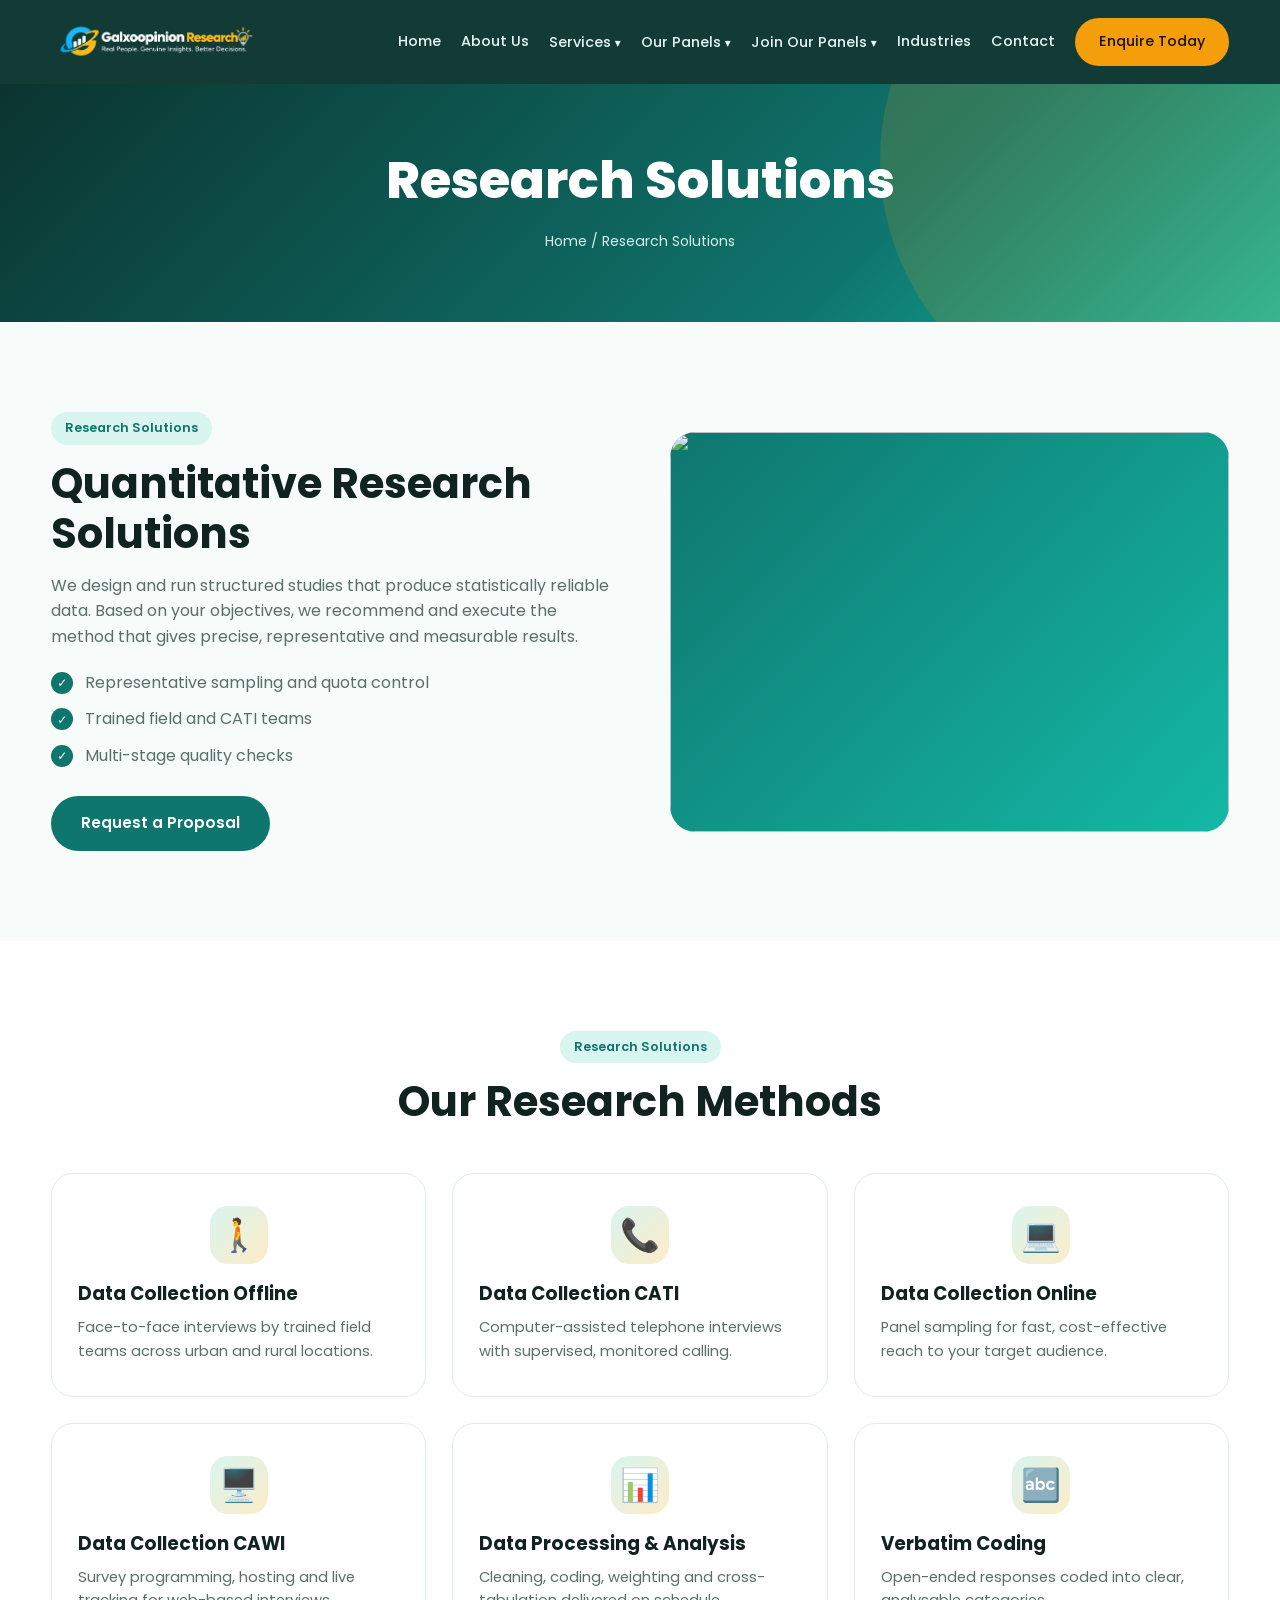
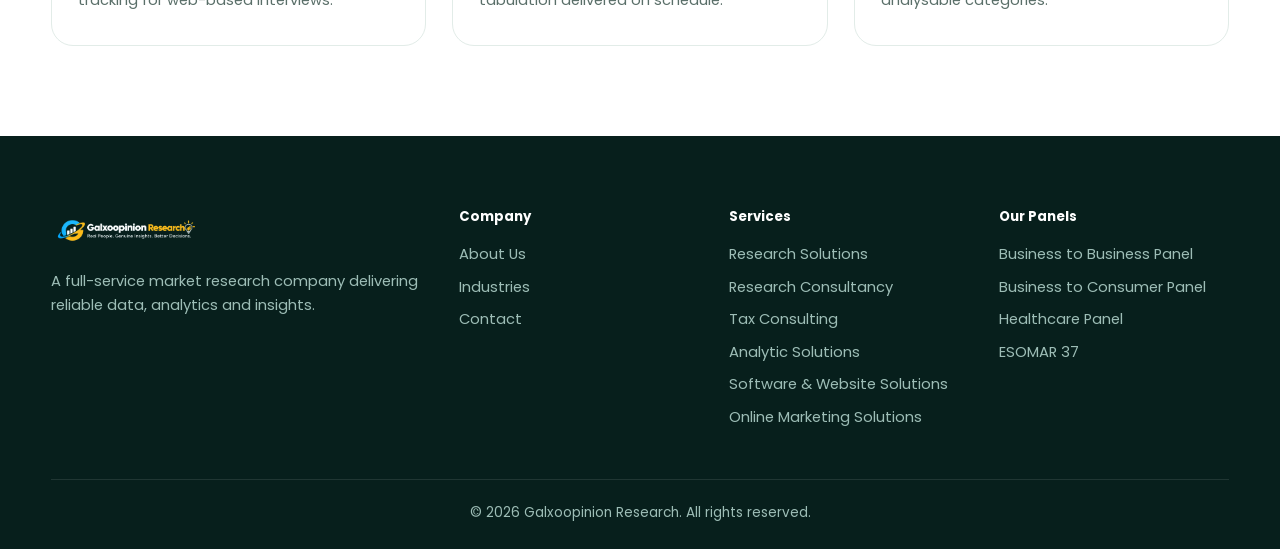
<file: research.html>
<!DOCTYPE html><html lang="en"><head><meta charset="UTF-8"><meta name="viewport" content="width=device-width, initial-scale=1"><title>Research Solutions | Era Bureau</title><meta name="description" content="Era Bureau market research: Research Solutions."><link href="https://fonts.googleapis.com/css2?family=Poppins:wght@400;500;600;700;800&display=swap" rel="stylesheet"><link rel="stylesheet" href="style.css"></head><body data-page="research"><div id="hdr"></div><main id="pg"></main><div id="ftr"></div><script src="main.js"></script></body></html>
</file>
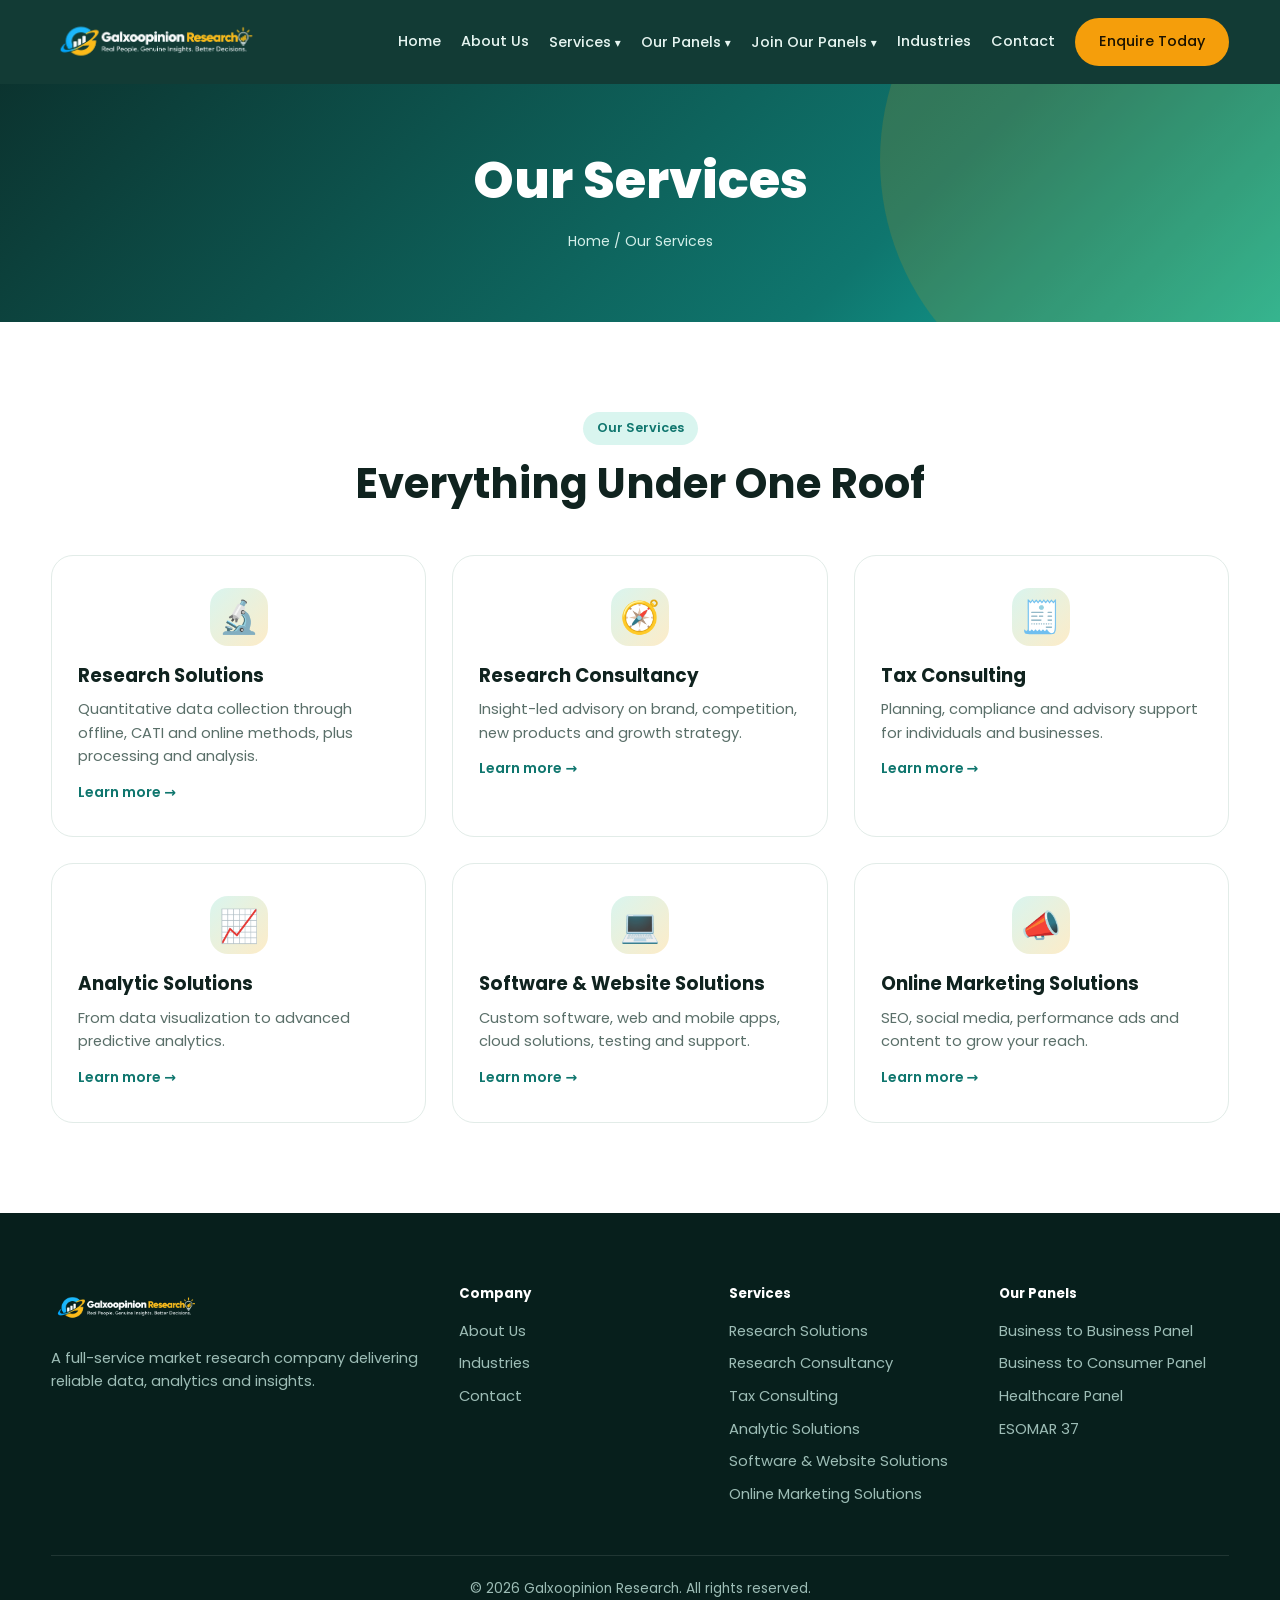
<file: services.html>
<!DOCTYPE html><html lang="en"><head><meta charset="UTF-8"><meta name="viewport" content="width=device-width, initial-scale=1"><title>Our Services | Galxoopinion Research</title><meta name="description" content="Era Bureau market research: Our Services."><link href="https://fonts.googleapis.com/css2?family=Poppins:wght@400;500;600;700;800&display=swap" rel="stylesheet"><link rel="stylesheet" href="style.css"></head><body data-page="services"><div id="hdr"></div><main id="pg"></main><div id="ftr"></div><script src="main.js"></script></body></html>
</file>
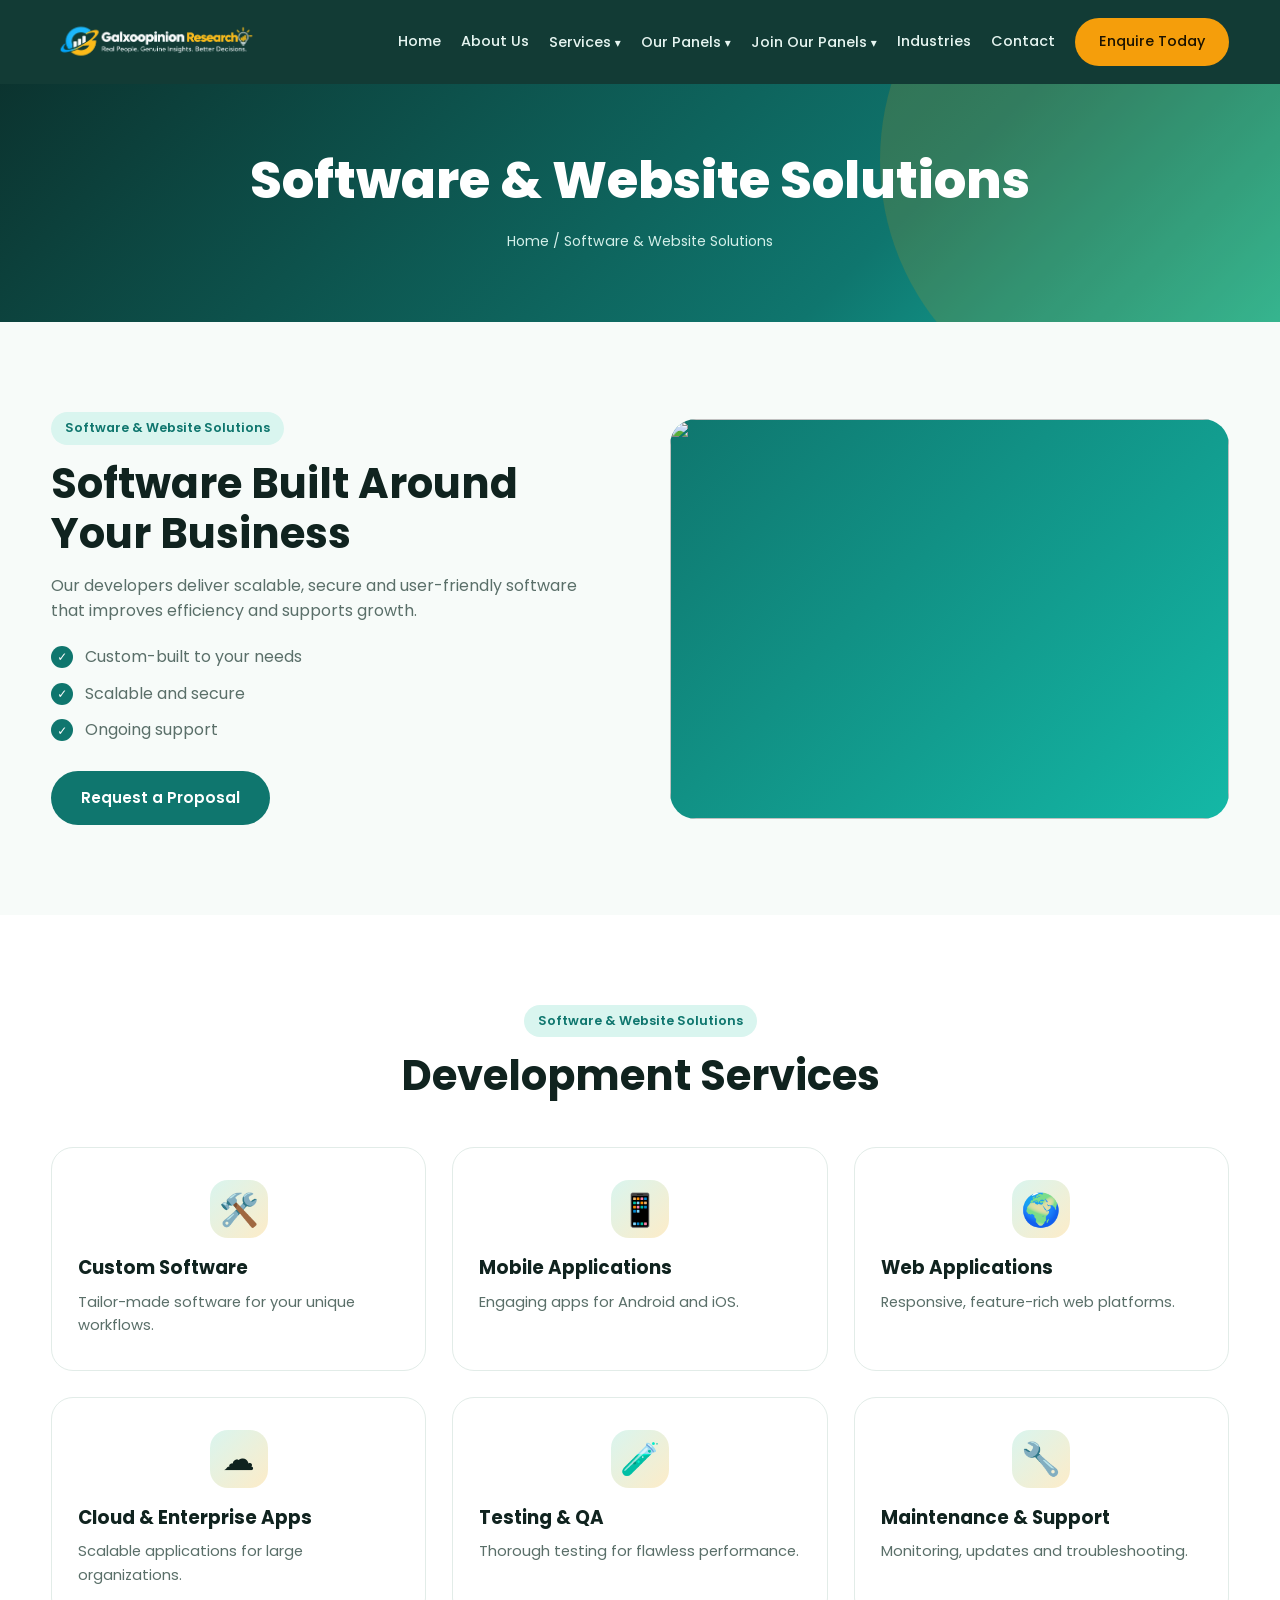
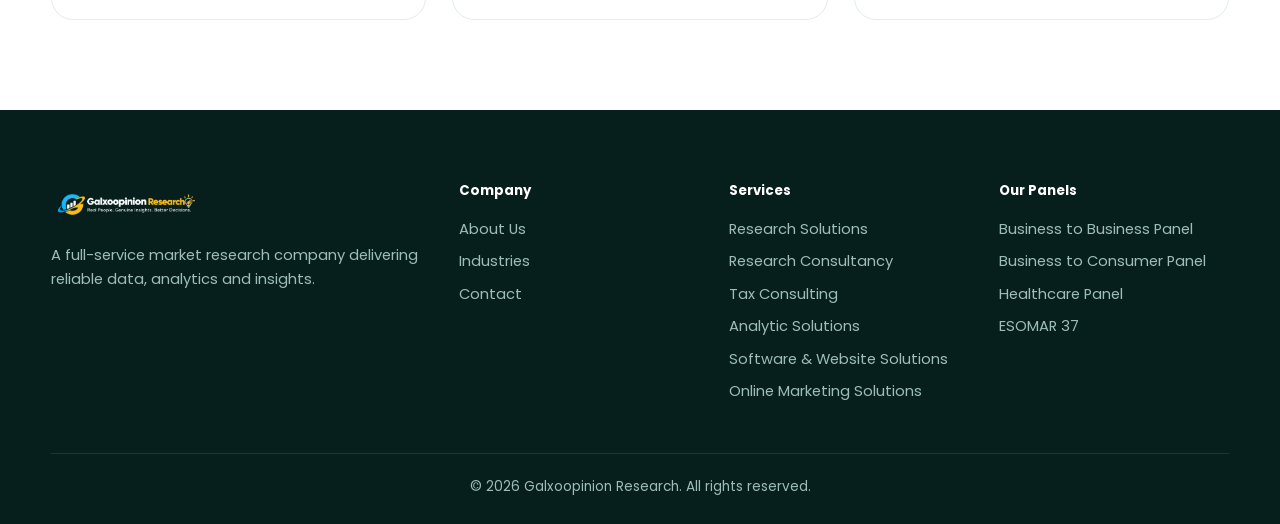
<file: software.html>
<!DOCTYPE html><html lang="en"><head><meta charset="UTF-8"><meta name="viewport" content="width=device-width, initial-scale=1"><title>Software TITLEamp; Website Solutions | Galxoopinion Research</title><meta name="description" content="Era Bureau market research: Software TITLEamp; Website Solutions."><link href="https://fonts.googleapis.com/css2?family=Poppins:wght@400;500;600;700;800&display=swap" rel="stylesheet"><link rel="stylesheet" href="style.css"></head><body data-page="software"><div id="hdr"></div><main id="pg"></main><div id="ftr"></div><script src="main.js"></script></body></html>
</file>
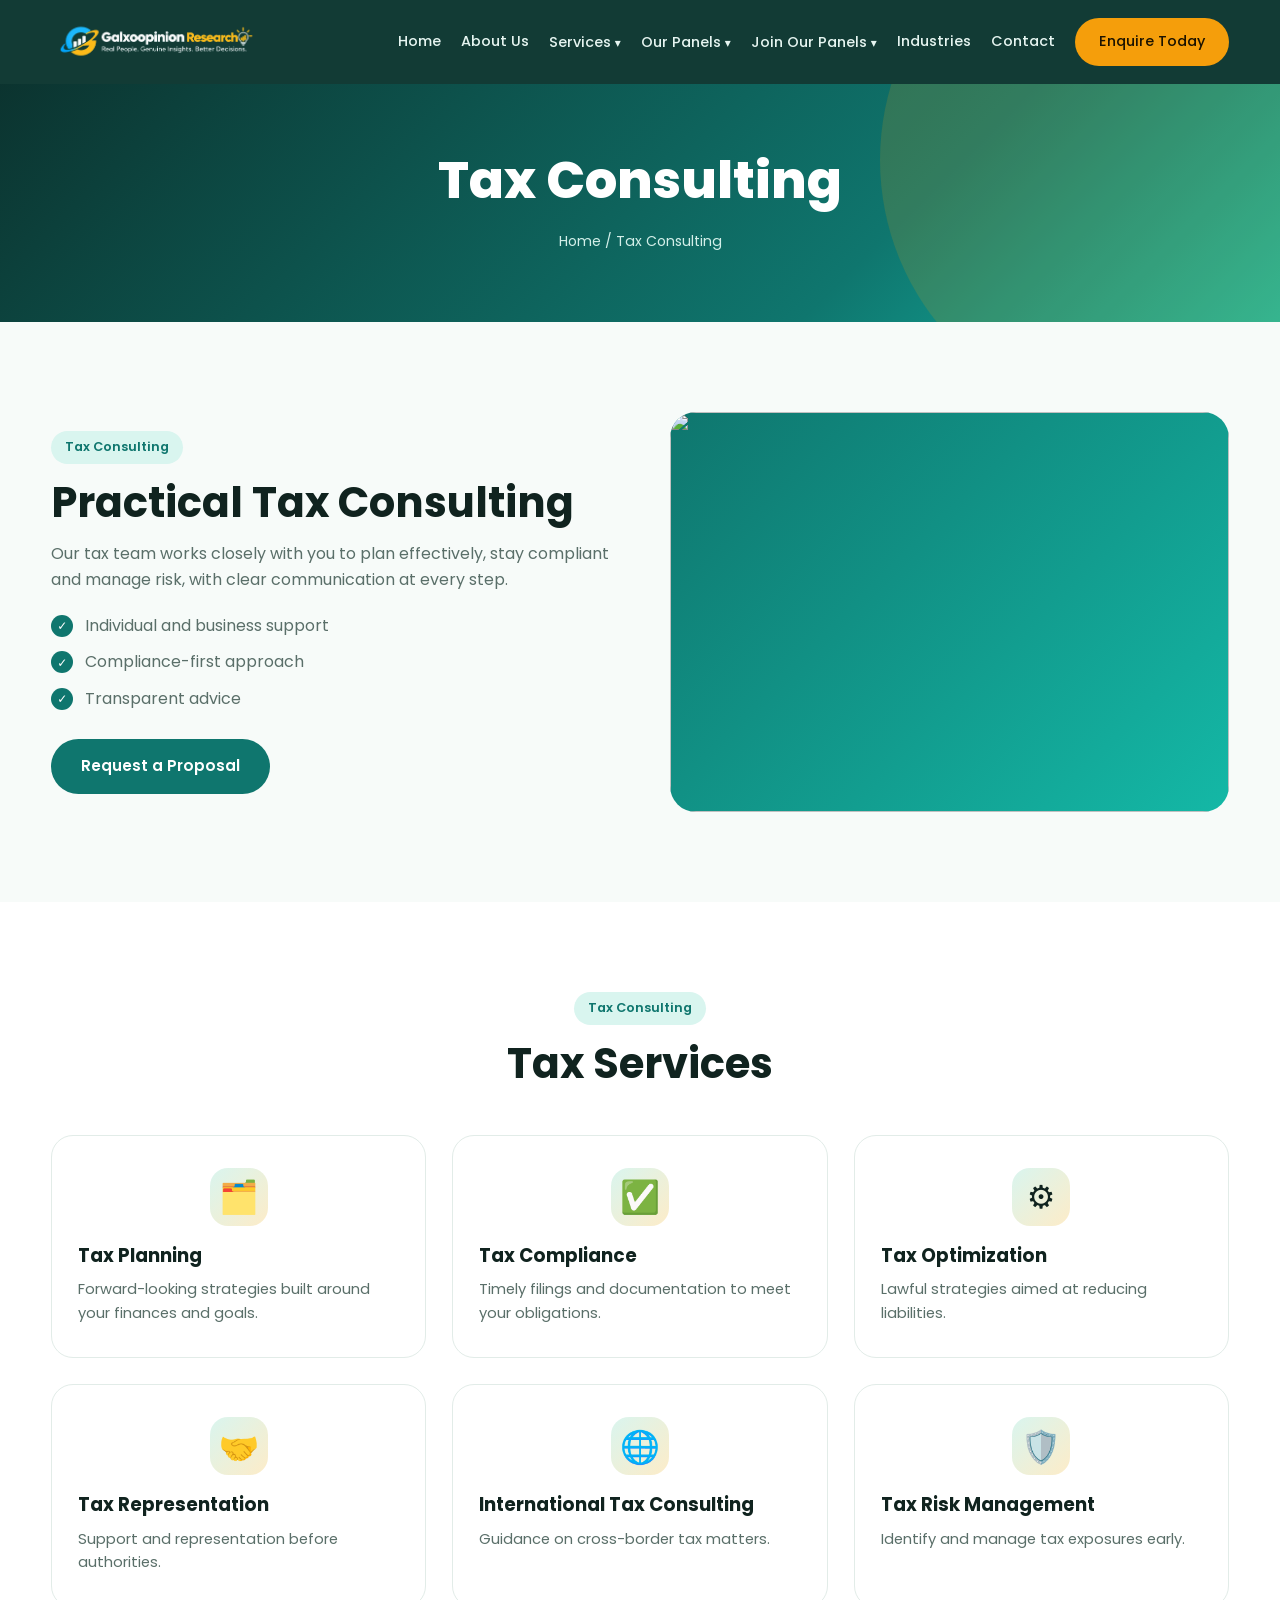
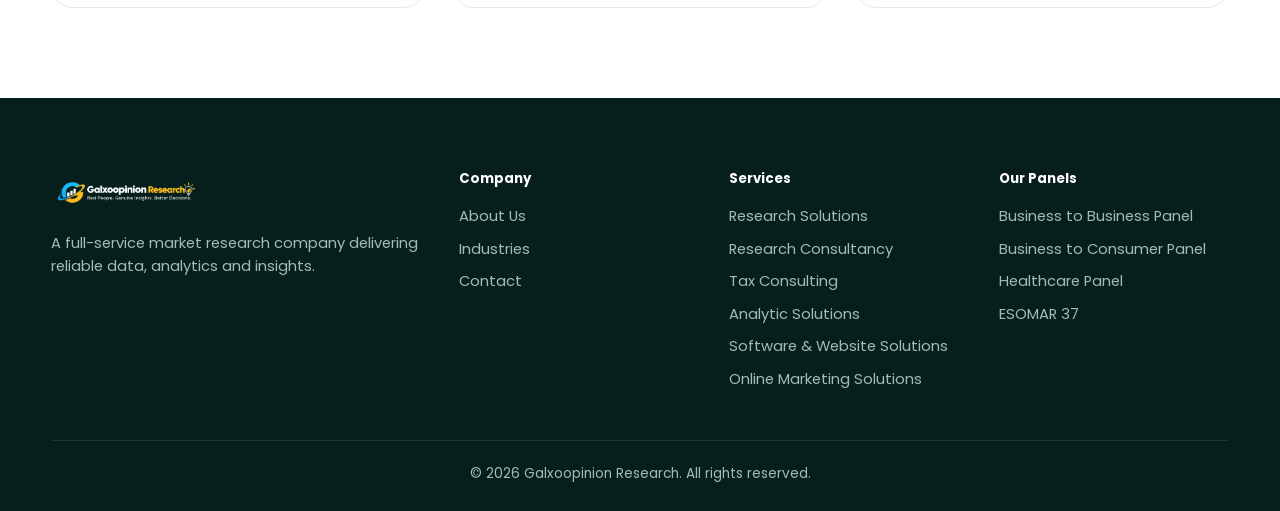
<file: tax.html>
<!DOCTYPE html><html lang="en"><head><meta charset="UTF-8"><meta name="viewport" content="width=device-width, initial-scale=1"><title>Tax Consulting | Era Bureau</title><meta name="description" content="Era Bureau market research: Tax Consulting."><link href="https://fonts.googleapis.com/css2?family=Poppins:wght@400;500;600;700;800&display=swap" rel="stylesheet"><link rel="stylesheet" href="style.css"></head><body data-page="tax"><div id="hdr"></div><main id="pg"></main><div id="ftr"></div><script src="main.js"></script></body></html>
</file>
<file: style.css>
:root{--bg:#f7fbf9;--ink:#10231f;--muted:#5a6f69;--p:#0f766e;--p2:#14b8a6;--dark:#0b2e2a;--a:#f59e0b;--line:#e2ece8}
*{box-sizing:border-box;margin:0;padding:0}
html{scroll-behavior:smooth}
body{font-family:'Poppins',system-ui,sans-serif;background:var(--bg);color:var(--ink);line-height:1.6;overflow-x:hidden}

/* FIX: no global gradient on every image (it showed through the transparent logo) */

img{max-width:100%;display:block}
/* gradient placeholder only for content photos */
.split img,.himg img,.person img,.tm-user img,.ra-toast img{background:linear-gradient(135deg,var(--p),var(--p2))}
a{text-decoration:none;color:inherit}
.wrap{width:min(1180px,92%);margin:auto}
section{padding:90px 0}
.alt{background:#fff}
.tag{display:inline-block;background:#d9f5ef;color:var(--p);font-weight:600;font-size:.8rem;padding:6px 14px;border-radius:50px;margin-bottom:14px}
h2{font-size:clamp(1.7rem,4vw,2.6rem);line-height:1.2;font-weight:700;margin-bottom:14px}
.sub{color:var(--muted);max-width:620px}
.center{text-align:center}.center .sub{margin:auto}
.btn{display:inline-block;padding:13px 28px;border-radius:50px;font-weight:600;border:2px solid transparent;transition:.3s;cursor:pointer;font-family:inherit;font-size:.95rem}
.btn-p{background:var(--a);color:#1c1300}
.btn-o{border-color:#fff;color:#fff}
.btn-g{background:var(--p);color:#fff}

/* ===== Header ===== */

header{position:fixed;inset:0 0 auto 0;z-index:50;transition:.3s;background:#123b35}
header.sc{background:rgba(11,46,42,.96);backdrop-filter:blur(8px);box-shadow:0 4px 20px rgba(0,0,0,.2)}
.nav{display:flex;align-items:center;justify-content:space-between;height:84px;gap:10px}
.logo{display:flex;align-items:center;flex-shrink:0;white-space:nowrap;line-height:1}
.logo-img{display:block;height:70px;width:auto;max-width:280px;object-fit:contain;background:none}
footer .logo-img{height:50px;max-width:220px}
.menu{display:flex;gap:26px;align-items:center}
.menu a{color:#e6f5f1;font-weight:500;font-size:.93rem;transition:.2s}
.menu .btn-p{color:#1c1300;padding:10px 22px}
.burger{display:none;background:none;border:0;color:#fff;font-size:1.8rem;cursor:pointer}
.ov,.close{display:none}


/* dropdown */

.dd{position:relative;padding:30px 0}
.dd-t span{font-size:.75rem;display:inline-block;transition:.3s}
.dd-list{position:absolute;top:100%;left:-20px;min-width:270px;background:#fff;border-radius:16px;padding:10px;box-shadow:0 22px 50px rgba(0,0,0,.28);opacity:0;visibility:hidden;transform:translateY(12px);transition:.3s;border-top:3px solid var(--a)}
.dd.r .dd-list{left:auto;right:-20px}
.menu .dd-list a{display:flex;align-items:center;gap:12px;color:var(--ink);padding:11px 14px;border-radius:10px;font-size:.9rem;font-weight:500;white-space:nowrap}
.menu .dd-list a:hover{background:#e8f7f3;color:var(--p)}
.dd-list b{width:26px;height:26px;border-radius:8px;background:var(--p);color:#fff;display:grid;place-items:center;font-size:.8rem;flex:none}
.dd:hover .dd-list,.dd.open .dd-list{opacity:1;visibility:visible;transform:none}
.dd:hover .dd-t,.dd.open .dd-t{color:var(--a)}
.dd:hover .dd-t span,.dd.open .dd-t span{transform:rotate(180deg)}

/* ===== Hero + banner ===== */

.hero,.banner{background:linear-gradient(135deg,#0b2e2a 0%,#0f766e 70%,#14b8a6 100%);color:#fff;position:relative;overflow:hidden}
.hero{padding:150px 0 100px}
.hero:before,.banner:before{content:"";position:absolute;width:520px;height:520px;border-radius:50%;background:rgba(245,158,11,.15);right:-120px;top:-100px}
.hero .wrap{display:grid;grid-template-columns:1.1fr .9fr;gap:50px;align-items:center;position:relative}
.hero h1{font-size:clamp(2.1rem,5.5vw,3.6rem);line-height:1.12;font-weight:800;margin-bottom:18px}
.hero h1 span{color:var(--a)}
.hero p{color:#d3efe9;max-width:540px;margin-bottom:30px}
.cta{display:flex;gap:14px;flex-wrap:wrap}
.himg{position:relative}
.himg img{border-radius:26px;height:430px;width:100%;object-fit:cover;box-shadow:0 30px 60px rgba(0,0,0,.35)}
.float{position:absolute;background:#fff;color:var(--ink);padding:12px 18px;border-radius:16px;box-shadow:0 14px 30px rgba(0,0,0,.2);font-size:.85rem;font-weight:600;animation:fl 4s ease-in-out infinite}
.float b{display:block;color:var(--p);font-size:1.2rem}
.f1{left:-24px;bottom:50px}.f2{right:-14px;top:30px;animation-delay:1.5s}
@keyframes fl{50%{transform:translateY(-10px)}}
.banner{padding:140px 0 70px;text-align:center}
.banner h1{font-size:clamp(2rem,5vw,3.2rem);font-weight:800;position:relative}
.banner p{color:#d3efe9;position:relative}
.crumb{font-size:.88rem;color:#bfe6de;margin-top:8px;position:relative}.crumb a:hover{color:var(--a)}

/* ===== Stats ===== */
.stats{margin-top:-55px;position:relative;z-index:2;padding:0}
.sg{background:#fff;border-radius:22px;box-shadow:0 20px 50px rgba(15,118,110,.15);display:grid;grid-template-columns:repeat(4,1fr);padding:34px 20px;text-align:center}
.sg h3{font-size:2rem;color:var(--p);font-weight:800}.sg p{color:var(--muted);font-size:.9rem}
.counter{font-variant-numeric:tabular-nums}

/* ===== Cards ===== */
.grid3,.grid4{display:grid;gap:26px;margin-top:46px}
.grid3{grid-template-columns:repeat(3,1fr)}.grid4{grid-template-columns:repeat(4,1fr)}
.card{background:#fff;border:1px solid var(--line);border-radius:22px;padding:32px 26px;transition:.3s;position:relative;display:block}
.card:hover{transform:translateY(-8px);box-shadow:0 22px 44px rgba(15,118,110,.14)}
.ic{width:58px;height:58px;border-radius:18px;background:linear-gradient(135deg,#d9f5ef,#fdecc8);display:flex;justify-content:center;align-items:center;margin:0 auto 15px;font-size:32px}
.card h3{font-size:1.15rem;margin-bottom:8px}.card p{color:var(--muted);font-size:.92rem}
.more{display:inline-block;margin-top:12px;color:var(--p);font-weight:600;font-size:.88rem}
.num{position:absolute;right:22px;top:12px;font-size:3rem;font-weight:800;color:#e6f2ee}

/* ===== Split ===== */
.split{display:grid;grid-template-columns:1fr 1fr;gap:60px;align-items:center}
.split.rev>:first-child{order:2}
.split img{border-radius:26px;height:400px;width:100%;object-fit:cover}
.list{list-style:none;margin:20px 0 28px}
.list li{padding-left:34px;position:relative;margin-bottom:11px;color:var(--muted)}
.list li:before{content:"✓";position:absolute;left:0;top:2px;width:22px;height:22px;border-radius:50%;background:var(--p);color:#fff;font-size:.75rem;display:grid;place-items:center}
.svc{padding:60px 0}

/* ===== Dark band ===== */
.dark{background:var(--dark);color:#fff}.dark .sub{color:#b5d6cf}.dark .tag{background:rgba(255,255,255,.1);color:var(--a)}
.dark .card{background:rgba(255,255,255,.06);border-color:rgba(255,255,255,.12)}.dark .card p{color:#b5d6cf}.dark .ic{background:rgba(255,255,255,.12)}
.chips{display:flex;flex-wrap:wrap;gap:12px;justify-content:center;margin-top:34px}
.chips span{padding:10px 20px;border:1px solid rgba(255,255,255,.2);border-radius:50px;font-size:.9rem}

/* ===== People ===== */
.person{text-align:center}
.person img{width:130px;height:130px;border-radius:50%;object-fit:cover;margin:0 auto 14px;border:4px solid #d9f5ef}
.person small{color:var(--muted)}
.stars{color:var(--a);letter-spacing:2px;margin-bottom:8px}

/* ===== Contact ===== */
.cg{display:grid;grid-template-columns:1.3fr 1fr;gap:40px;align-items:start}
.form{background:#fff;border:1px solid var(--line);border-radius:24px;padding:36px}
.form .row{display:grid;grid-template-columns:1fr 1fr;gap:16px}
.form label{display:block;font-size:.85rem;font-weight:600;margin:14px 0 6px}
.form input,.form select,.form textarea{width:100%;padding:13px 16px;border:1.5px solid var(--line);border-radius:12px;font:inherit;background:#f9fcfb;transition:.2s}
.form input:focus,.form select:focus,.form textarea:focus{outline:0;border-color:var(--p2);background:#fff}
.form textarea{min-height:120px;resize:vertical}.form .btn{margin-top:22px;width:100%}
.info{display:flex;gap:16px;background:#fff;border:1px solid var(--line);border-radius:18px;padding:22px;margin-bottom:16px}
.info .ic{margin:0;flex:none}.info h4{font-size:1rem}.info p{color:var(--muted);font-size:.9rem}

/* ===== FAQ ===== */
.faq{max-width:780px;margin:40px auto 0;text-align:left}
.q{background:#fff;border:1px solid var(--line);border-radius:16px;margin-bottom:14px;overflow:hidden}
.q button{width:100%;text-align:left;background:none;border:0;padding:20px 24px;font:600 1rem 'Poppins';color:var(--ink);cursor:pointer;display:flex;justify-content:space-between;gap:12px}
.q button:after{content:"+";font-size:1.4rem;color:var(--p);transition:.3s}.q.open button:after{transform:rotate(45deg)}
.q div{max-height:0;overflow:hidden;transition:.35s;padding:0 24px;color:var(--muted);font-size:.93rem}.q.open div{max-height:200px;padding-bottom:20px}

/* ===== CTA + footer ===== */
.cta-b{background:linear-gradient(135deg,var(--p),var(--dark));border-radius:30px;padding:64px 30px;text-align:center;color:#fff}
.cta-b p{color:#cfeee8;margin:0 auto 26px;max-width:520px}
footer{background:#071f1c;color:#9dbdb6;padding:70px 0 26px}
.fg{display:grid;grid-template-columns:1.6fr 1fr 1fr 1fr;gap:40px}
footer h5{color:#fff;margin-bottom:16px}
footer a{display:block;margin-bottom:9px;font-size:.92rem;transition:.2s}footer a:hover{color:var(--a)}
.copy{border-top:1px solid rgba(255,255,255,.1);margin-top:40px;padding-top:22px;text-align:center;font-size:.85rem}

/* ===== Testimonials slider ===== */
.tm-viewport{overflow:hidden;margin-top:46px;touch-action:pan-y}
.tm-track{display:flex;transition:transform .6s cubic-bezier(.4,0,.2,1)}
.tm-slide{flex:0 0 calc(100% / 3);padding:10px 13px 24px}
.tm-card{background:#fff;border:1px solid var(--line);border-radius:22px;padding:32px 26px;height:100%;text-align:left;display:flex;flex-direction:column;position:relative;transition:.3s;box-shadow:0 8px 24px rgba(15,118,110,.07)}
.tm-card:before{content:"\201C";position:absolute;right:22px;top:6px;font-size:5rem;line-height:1;font-weight:800;color:#e6f2ee}
.tm-card .stars{position:relative}
.tm-card p{color:var(--muted);font-size:.95rem;margin-bottom:24px;flex:1;position:relative}
.tm-user{display:flex;align-items:center;gap:14px;border-top:1px solid var(--line);padding-top:18px}
.tm-user img{width:56px;height:56px;border-radius:50%;object-fit:cover;border:3px solid #d9f5ef;flex:none}
.tm-user h4{font-size:1rem;line-height:1.3}
.tm-user small{color:var(--muted);font-size:.82rem}
.tm-dots{display:flex;justify-content:center;gap:10px;margin-top:6px}
.tm-dots button{width:11px;height:11px;border-radius:50%;border:0;background:#cfe3de;cursor:pointer;transition:.3s;padding:0}
.tm-dots button.on{background:var(--p);width:30px;border-radius:10px}

/* ===== Hero background slider ===== */
.hero-slider{padding:0;min-height:640px;display:flex}
.hero-slider:before{display:none}
.hero-slider .slides{position:absolute;inset:0}
.slide{position:absolute;inset:0;display:flex;align-items:center;background-size:cover;background-position:center;opacity:0;visibility:hidden;transition:opacity 1s ease,visibility 1s;transform:scale(1.06)}
.slide:after{content:"";position:absolute;inset:0;background:linear-gradient(90deg,rgba(11,46,42,.92) 0%,rgba(11,46,42,.7) 50%,rgba(15,118,110,.35) 100%)}
.slide.active{opacity:1;visibility:visible;transform:scale(1);transition:opacity 1s ease,visibility 1s,transform 6s ease-out}
.hero-slider .slide-content{position:relative;z-index:2;display:block;padding-top:90px}
.slide-content>*{opacity:0;transform:translateY(24px);transition:.7s}
.slide.active .slide-content>*{opacity:1;transform:none}
.slide.active .slide-content>:nth-child(2){transition-delay:.2s}
.slide.active .slide-content>:nth-child(3){transition-delay:.35s}
.slide.active .slide-content>:nth-child(4){transition-delay:.5s}
.slide-content h1{font-size:clamp(2.1rem,5.5vw,3.6rem);line-height:1.12;font-weight:800;margin-bottom:18px;max-width:700px}
.slide-content h1 span{color:var(--a)}
.slide-content p{color:#d3efe9;max-width:540px;margin-bottom:30px}
.sl-arrow{position:absolute;top:50%;z-index:5;width:46px;height:46px;border-radius:50%;border:0;background:rgba(255,255,255,.15);color:#fff;font-size:1.8rem;line-height:1;cursor:pointer;transition:.3s;backdrop-filter:blur(4px)}
.sl-arrow:hover{background:var(--a);color:#1c1300}
.sl-arrow.prev{left:18px}.sl-arrow.next{right:18px}
.sl-dots{position:absolute;bottom:80px;left:0;right:0;display:flex;justify-content:center;gap:10px;z-index:5}
.sl-dots button{width:11px;height:11px;border-radius:50%;border:0;background:rgba(255,255,255,.4);cursor:pointer;transition:.3s}
.sl-dots button.on{background:var(--a);width:30px;border-radius:10px}

/* ===== Recent activity popup ===== */
.ra-toast{position:fixed;left:20px;bottom:20px;z-index:60;display:flex;align-items:center;gap:12px;width:min(340px,calc(100% - 40px));background:#fff;border:1px solid var(--line);border-left:4px solid var(--p2);border-radius:16px;padding:12px 38px 12px 12px;box-shadow:0 16px 40px rgba(11,46,42,.22);transform:translateX(-130%);opacity:0;visibility:hidden;transition:transform .5s cubic-bezier(.4,0,.2,1),opacity .5s,visibility .5s}
.ra-toast.show{transform:none;opacity:1;visibility:visible}
.ra-toast img{width:46px;height:46px;border-radius:50%;object-fit:cover;border:2px solid #d9f5ef;flex:none}
.ra-body{font-size:.82rem;line-height:1.4;color:var(--muted)}
.ra-body strong{color:var(--ink);font-weight:600}
.ra-body b{color:var(--p);font-weight:700}
.ra-body small{display:flex;align-items:center;gap:6px;margin-top:3px;font-size:.72rem;color:#8aa09a}
.ra-body small:before{content:"";width:7px;height:7px;border-radius:50%;background:#22c55e;flex:none}
.ra-close{position:absolute;top:6px;right:8px;width:24px;height:24px;border:0;background:none;color:#8aa09a;font-size:.9rem;cursor:pointer;border-radius:50%;transition:.2s}
.ra-close:hover{background:#eef5f2;color:var(--ink)}

/* ===== 3 industry cards (always centered) ===== */
.ind-3{display:flex;flex-wrap:wrap;justify-content:center;gap:26px;margin-top:46px}
.ind-3 .card{flex:0 1 calc((100% - 52px)/3);text-align:center}

/* ===== Research-site additions ===== */
.menu a.btn.btn-p,.menu a.btn.btn-p:hover,.menu a.btn.btn-p.act{background:var(--a);color:#1c1300}
.dd-list a[data-nl]{cursor:default}

/* ===== Panel detail pages ===== */
.pd{max-width:1100px}
.pd-head{display:flex;justify-content:space-between;align-items:center;gap:20px;flex-wrap:wrap;margin-bottom:22px}
.pd-head h2{margin:0}
.pd-p{color:var(--muted);margin-bottom:12px}
.pd-grid{display:grid;grid-template-columns:1fr 1fr;gap:26px;margin-top:34px}
.pd-box{background:#fff;border:1px solid var(--line);border-radius:18px;padding:28px 26px;box-shadow:0 8px 24px rgba(15,118,110,.07)}
.pd-box h3,.pd-sec h3{font-size:1.15rem;margin-bottom:10px}
.pd-box p,.pd-sec p{color:var(--muted);font-size:.93rem;margin-bottom:10px}
.pd ul{list-style:none;margin:6px 0 12px}
.pd ul li{position:relative;padding-left:16px;color:var(--muted);font-size:.92rem;margin-bottom:5px}
.pd ul li:before{content:"";position:absolute;left:0;top:.65em;width:6px;height:6px;border-radius:50%;background:var(--p2)}
.pd ul.ticks{columns:2;column-gap:20px}
.pd ul.ticks li{padding-left:26px;break-inside:avoid}
.pd ul.ticks li:before{content:"✓";width:18px;height:18px;top:2px;background:var(--p);color:#fff;font-size:.65rem;display:grid;place-items:center}
.pd-sec{margin-top:34px}

/* ===== Responsive ===== */
@media(min-width:769px){.menu{gap:20px}.menu a{font-size:.9rem}}

@media(max-width:992px){
 .hero .wrap,.split,.cg{grid-template-columns:1fr}.split.rev>:first-child{order:0}
 .himg{max-width:520px}.f1{left:10px}.f2{right:10px}
 .grid3{grid-template-columns:1fr 1fr}.grid4{grid-template-columns:1fr 1fr}
 .sg{grid-template-columns:1fr 1fr;gap:24px}.fg{grid-template-columns:1fr 1fr}
 .menu{gap:12px}.menu a{font-size:.8rem}
 .tm-slide{flex-basis:50%}
 .ind-3 .card{flex-basis:calc((100% - 26px)/2)}
}

@media(max-width:768px){
 section{padding:64px 0}
 .burger{display:block}
 header.sc{backdrop-filter:none}
 .logo-img{height:50px;max-width:300px}
 footer .logo-img{height:50px;max-width:300px}
 .ov{position:fixed;inset:0;background:rgba(5,20,18,.6);backdrop-filter:blur(3px);opacity:0;visibility:hidden;transition:.4s;z-index:49;display:block}
 .ov.show{opacity:1;visibility:visible}
 .menu{position:fixed;top:0;right:0;height:100vh;height:100dvh;width:min(330px,84%);background:linear-gradient(170deg,#0b2e2a,#0f766e);flex-direction:column;align-items:stretch;gap:0;padding:84px 26px 30px;transform:translateX(105%);transition:transform .45s cubic-bezier(.77,0,.18,1);box-shadow:-20px 0 50px rgba(0,0,0,.35);overflow-y:auto;border-radius:26px 0 0 26px}
 .menu.show{transform:none}
 .menu>a:not(.btn),.dd-t{display:flex;justify-content:space-between;align-items:center;padding:15px 4px;font-size:1.02rem;border-bottom:1px solid rgba(255,255,255,.12)}
 .menu>a,.dd{opacity:0;transform:translateX(24px);transition:.4s}
 .menu.show>a,.menu.show>.dd{opacity:1;transform:none}
 .menu.show>*:nth-child(3){transition-delay:.15s}.menu.show>*:nth-child(4){transition-delay:.2s}.menu.show>*:nth-child(5){transition-delay:.25s}.menu.show>*:nth-child(6){transition-delay:.3s}.menu.show>*:nth-child(7){transition-delay:.35s}.menu.show>*:nth-child(8){transition-delay:.4s}.menu.show>*:nth-child(9){transition-delay:.45s}
 .menu .btn{margin-top:26px;text-align:center}
 .close{display:grid;position:absolute;top:20px;right:20px;width:42px;height:42px;border-radius:50%;border:0;background:rgba(255,255,255,.14);color:#fff;font-size:1.2rem;cursor:pointer;place-items:center}
 .dd{padding:0;width:100%}
 .dd-list{position:static;min-width:0;display:none;opacity:1;visibility:visible;transform:none;margin:10px 0 4px}
 .dd.open .dd-list{display:block}.menu .dd-list a{white-space:normal;text-align:left}
 .pd-grid{grid-template-columns:1fr}.pd ul.ticks{columns:1}
}

@media(max-width:600px){
 .grid3,.grid4,.fg,.form .row{grid-template-columns:1fr}
 .hero{padding:120px 0 90px}.himg img,.split img{height:290px}
 .float{font-size:.75rem;padding:8px 12px}.form{padding:24px}
 .tm-slide{flex-basis:100%;padding:10px 6px 24px}
 .tm-card{padding:26px 22px}
 .hero-slider{min-height:600px}.sl-arrow{display:none}.slide:after{background:rgba(11,46,42,.82)}
 .ra-toast{left:12px;bottom:12px;width:calc(100% - 24px);padding:10px 34px 10px 10px}
 .ra-toast img{width:40px;height:40px}
 .ind-3 .card{flex-basis:100%}
}

@media(max-width:420px){.burger{font-size:1.6rem}}
</file>
